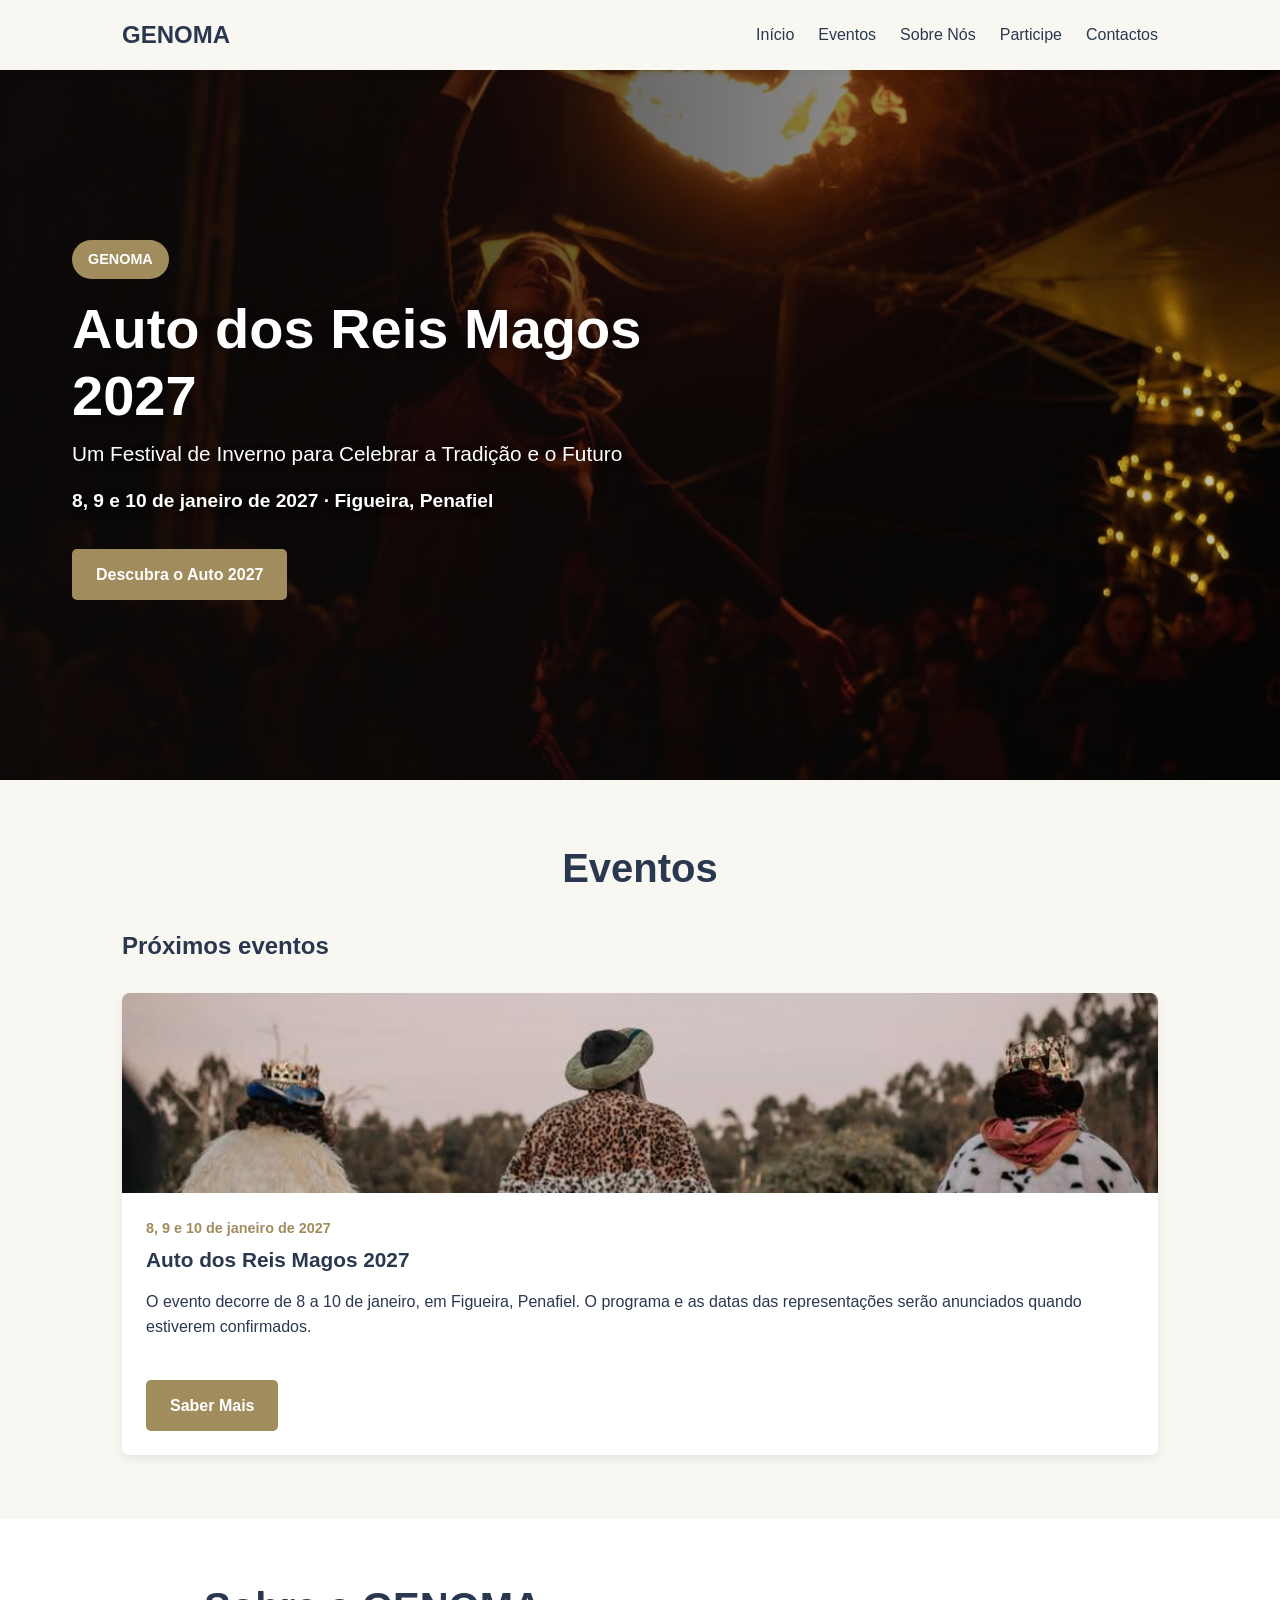
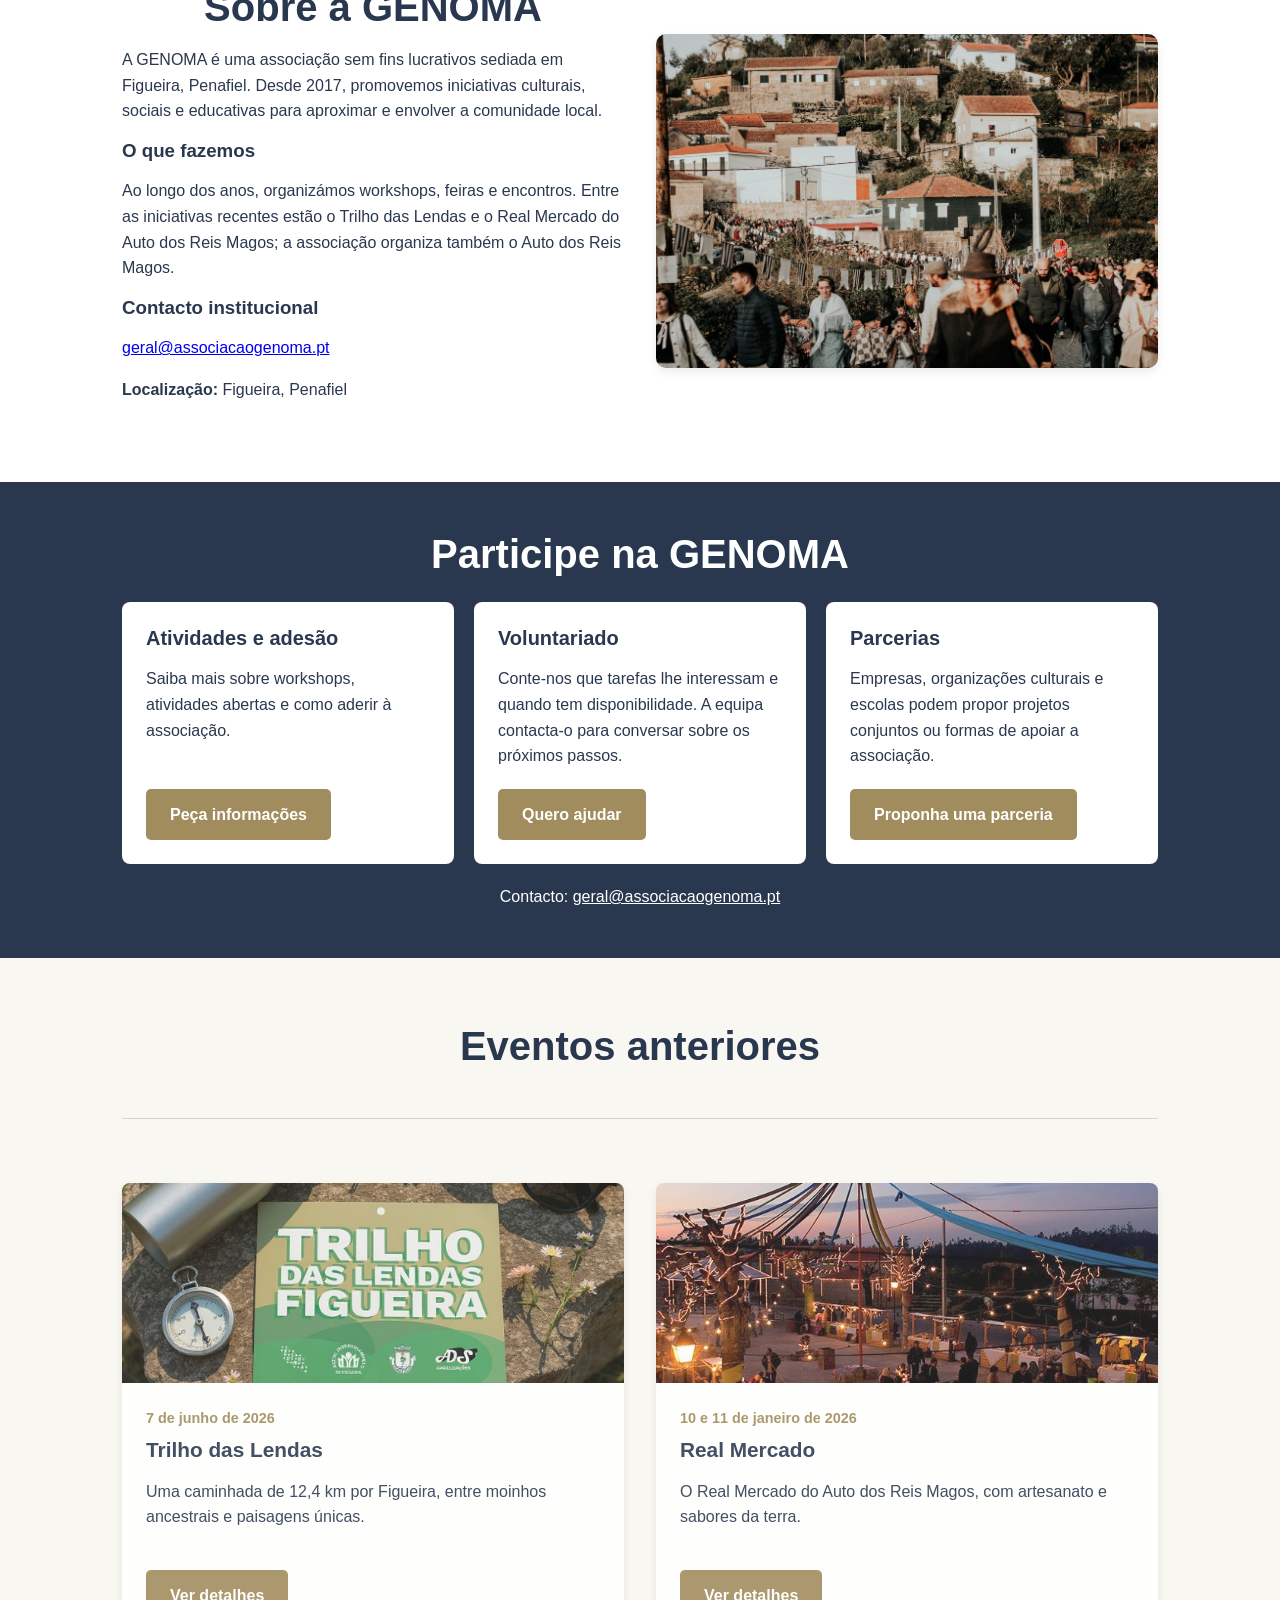
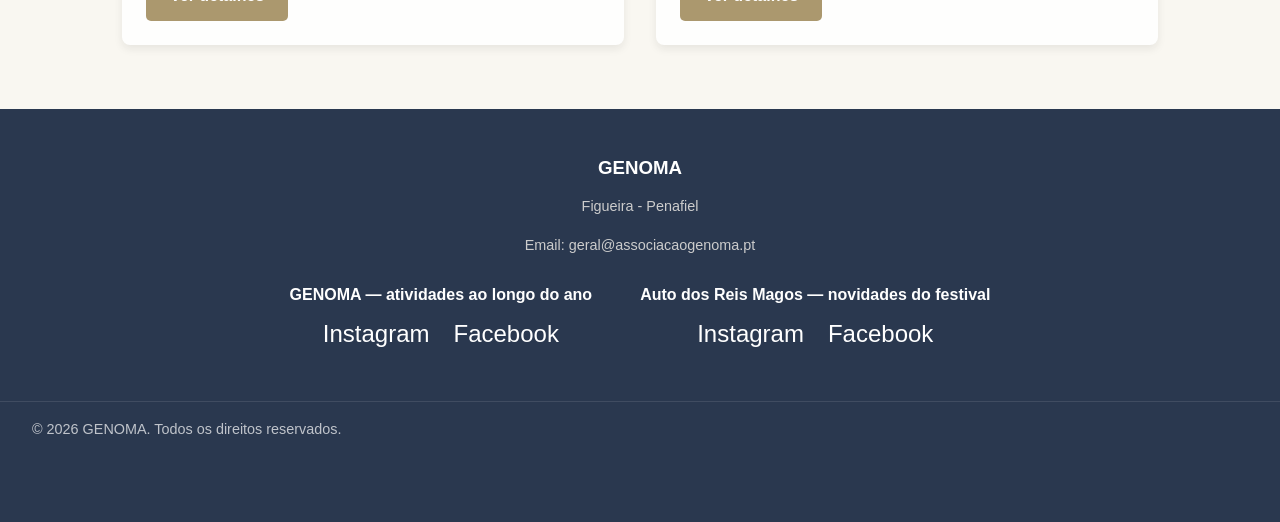
<file: index.html>
<!DOCTYPE html>
<html lang="pt-PT">
<head>
    <meta charset="UTF-8">
    <meta name="viewport" content="width=device-width, initial-scale=1.0">
    <title>GENOMA — Associação Cultural em Figueira, Penafiel</title>
    <meta name="description" content="Conheça a GENOMA, as suas atividades em Figueira e o Auto dos Reis Magos. Descubra os próximos eventos e como participar.">
    <link rel="canonical" href="https://www.associacaogenoma.pt/">
    <meta property="og:title" content="GENOMA — Associação Cultural em Figueira, Penafiel">
    <meta property="og:description" content="Conheça a GENOMA, as suas atividades em Figueira e o Auto dos Reis Magos. Descubra os próximos eventos e como participar.">
    <meta property="og:image" content="https://www.associacaogenoma.pt/img/figueira1.jpg">
    <meta property="og:image:alt" content="Vista da aldeia e da comunidade de Figueira, Penafiel">
    <meta property="og:url" content="https://www.associacaogenoma.pt/">
    <meta property="og:type" content="website">
    <meta name="twitter:card" content="summary_large_image">
    <meta name="twitter:title" content="GENOMA — Associação Cultural em Figueira, Penafiel">
    <meta name="twitter:description" content="Conheça a GENOMA, as suas atividades em Figueira e o Auto dos Reis Magos. Descubra os próximos eventos e como participar.">
    <meta name="twitter:image" content="https://www.associacaogenoma.pt/img/figueira1.jpg">
    <meta name="twitter:image:alt" content="Vista da aldeia e da comunidade de Figueira, Penafiel">
    <link rel="icon" href="/img/logo.jpg" type="image/png">
    
    <link rel="stylesheet" href="css/base.css">
    <link rel="stylesheet" href="css/home.css">
    <link rel="stylesheet" href="css/responsive.css">
    <link rel="stylesheet" href="css/navigation.css">

</head>
<body>

    <header>
        <nav class="navbar">
            <div class="container">
                <a href="/index.html" class="logo">GENOMA</a>
                <ul class="nav-links" id="primary-navigation">
                    <li><a href="#inicio">Início</a></li>
                    <li><a href="#eventos">Eventos</a></li>
                    <li><a href="#sobre">Sobre Nós</a></li>
                    <li><a href="#participar">Participe</a></li>
                    <li><a href="#contactos">Contactos</a></li>
                </ul>
                <button class="burger" type="button" aria-label="Abrir menu" aria-expanded="false" aria-controls="primary-navigation">
                    <span class="line1"></span>
                    <span class="line2"></span>
                    <span class="line3"></span>
                </button>
            </div>
        </nav>
    </header>

    <main>

        <section class="hero" id="inicio">
            <div class="container">
                <div class="hero-conteudo">
                    <span class="badge">GENOMA</span>
                    <h1>Auto dos Reis Magos 2027</h1>
                    <p>Um Festival de Inverno para Celebrar a Tradição e o Futuro</p>
                    <p class="sub-titulo-data">8, 9 e 10 de janeiro de 2027 · Figueira, Penafiel</p>
                    <a href="eventos/autoreis.html" class="btn">Descubra o Auto 2027</a>
                </div>
            </div>
        </section>

        <section id="eventos">
            <div class="container">
                <h2>Eventos</h2>
                <h3 class="section-label">Próximos eventos</h3>
                <div class="eventos-grid">
                    <article class="card-evento">
                        <img src="img/auto_reis1.jpg" alt="Auto dos Reis Magos de Figueira">
                        <div class="card-evento-conteudo">
                            <div class="card-evento-data">8, 9 e 10 de janeiro de 2027</div>
                            <h3>Auto dos Reis Magos 2027</h3>
                            <p>O evento decorre de 8 a 10 de janeiro, em Figueira, Penafiel. O programa e as datas das representações serão anunciados quando estiverem confirmados.</p>
                        </div>
                        <div class="card-evento-footer">
                            <a href="eventos/autoreis.html" class="btn">Saber Mais</a>
                        </div>
                    </article>

                </div>

            </div>
        </section>

        <section id="sobre">
            <div class="container">
                <div class="sobre-texto">
                    <h2>Sobre a GENOMA</h2>
                    <p>A GENOMA é uma associação sem fins lucrativos sediada em Figueira, Penafiel. Desde 2017, promovemos iniciativas culturais, sociais e educativas para aproximar e envolver a comunidade local.</p>
                    <h3>O que fazemos</h3>
                    <p>Ao longo dos anos, organizámos workshops, feiras e encontros. Entre as iniciativas recentes estão o Trilho das Lendas e o Real Mercado do Auto dos Reis Magos; a associação organiza também o Auto dos Reis Magos.</p>
                    <h3>Contacto institucional</h3>
                    <p><a href="mailto:geral@associacaogenoma.pt">geral@associacaogenoma.pt</a></p>
                    <p><strong>Localização:</strong> Figueira, Penafiel</p>
                </div>
                <div class="sobre-img">
                    <img src="img/figueira1.jpg" alt="figueira">
                </div>
            </div>
        </section>

        <section id="participar" class="participation-section">
            <div class="container">
                <h2>Participe na GENOMA</h2>
                <div class="participation-options">
                    <article class="participation-card">
                        <h3>Atividades e adesão</h3>
                        <p>Saiba mais sobre workshops, atividades abertas e como aderir à associação.</p>
                        <a class="btn" href="mailto:geral@associacaogenoma.pt?subject=Atividades%20e%20ades%C3%A3o%20GENOMA">Peça informações</a>
                    </article>
                    <article class="participation-card">
                        <h3>Voluntariado</h3>
                        <p>Conte-nos que tarefas lhe interessam e quando tem disponibilidade. A equipa contacta-o para conversar sobre os próximos passos.</p>
                        <a class="btn" href="mailto:geral@associacaogenoma.pt?subject=Voluntariado%20GENOMA">Quero ajudar</a>
                    </article>
                    <article class="participation-card">
                        <h3>Parcerias</h3>
                        <p>Empresas, organizações culturais e escolas podem propor projetos conjuntos ou formas de apoiar a associação.</p>
                        <a class="btn" href="mailto:geral@associacaogenoma.pt?subject=Parceria%20com%20a%20GENOMA">Proponha uma parceria</a>
                    </article>
                </div>
                <p class="participation-contact">Contacto: <a href="mailto:geral@associacaogenoma.pt">geral@associacaogenoma.pt</a></p>
            </div>
        </section>
        <section id="eventos-anteriores">
            <div class="container">
                <h2>Eventos anteriores</h2>
                <div class="past-events">
                    <div class="eventos-grid">
                        <article class="card-evento">
                            <img src="img/trilho_lendas1.png" alt="Trilho das Lendas">
                            <div class="card-evento-conteudo">
                                <div class="card-evento-data">7 de junho de 2026</div>
                                <h3>Trilho das Lendas</h3>
                                <p>Uma caminhada de 12,4 km por Figueira, entre moinhos ancestrais e paisagens únicas.</p>
                            </div>
                            <div class="card-evento-footer">
                                <a href="eventos/trilho.html" class="btn">Ver detalhes</a>
                            </div>
                        </article>

                        <article class="card-evento">
                            <img src="img/marcado1.jpg" alt="Real Mercado do Auto dos Reis Magos">
                            <div class="card-evento-conteudo">
                                <div class="card-evento-data">10 e 11 de janeiro de 2026</div>
                                <h3>Real Mercado</h3>
                                <p>O Real Mercado do Auto dos Reis Magos, com artesanato e sabores da terra.</p>
                            </div>
                            <div class="card-evento-footer">
                                <a href="eventos/mercadoreal.html" class="btn">Ver detalhes</a>
                            </div>
                        </article>
                    </div>
                </div>
            </div>
        </section>

    </main>
    <footer id="contactos">
        <div class="container">
            <h3>GENOMA</h3>
            <p>Figueira - Penafiel</p>
            <p>Email: geral@associacaogenoma.pt</p>
            
            <div class="social-groups">
                <div>
                    <h4>GENOMA — atividades ao longo do ano</h4>
                    <ul class="social-links">
                        <li><a href="https://www.instagram.com/associacao.genoma/" aria-label="Instagram da GENOMA" target="_blank" rel="noopener noreferrer">Instagram</a></li>
                        <li><a href="https://www.facebook.com/profile.php?id=61576109920726" aria-label="Facebook da GENOMA" target="_blank" rel="noopener noreferrer">Facebook</a></li>
                    </ul>
                </div>
                <div>
                    <h4>Auto dos Reis Magos — novidades do festival</h4>
                    <ul class="social-links">
                        <li><a href="https://www.instagram.com/autoreismagos/" aria-label="Instagram do Auto dos Reis Magos" target="_blank" rel="noopener noreferrer">Instagram</a></li>
                        <li><a href="https://www.facebook.com/autodosreismagos" aria-label="Facebook do Auto dos Reis Magos" target="_blank" rel="noopener noreferrer">Facebook</a></li>
                    </ul>
                </div>
            </div>

        </div>
        <div class="bottom-footer-details">
            <p>&copy; 2026 GENOMA. Todos os direitos reservados.</p>
        </div>
    </footer>


    <script src="js/navigation.js" defer></script>

</body>
</html>
</file>
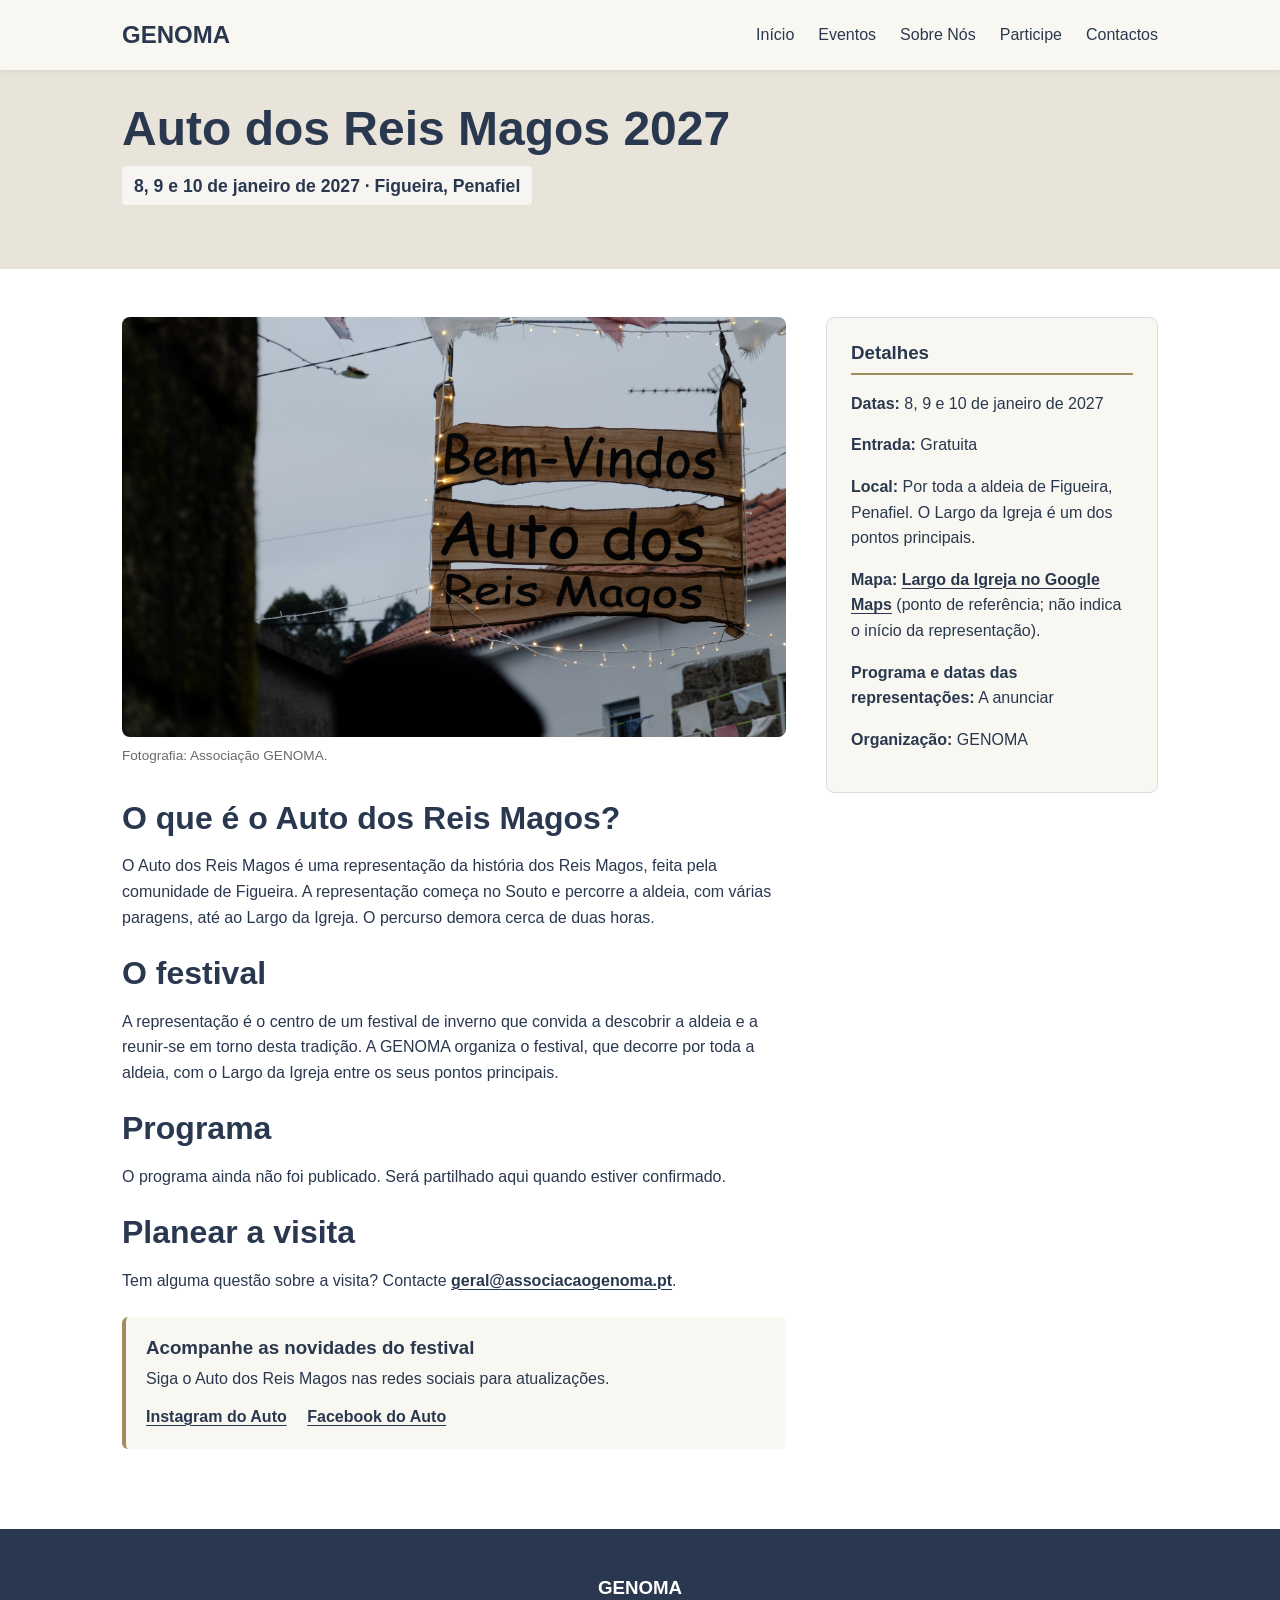
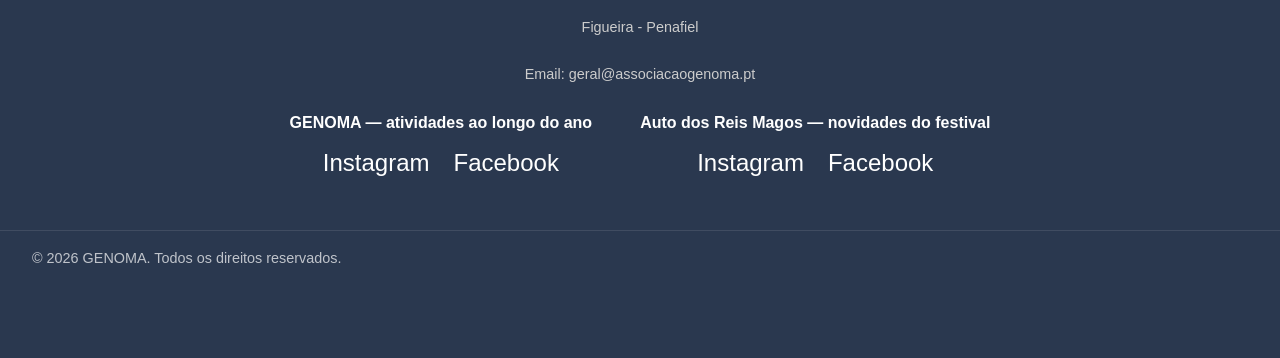
<file: eventos/autoreis.html>
<!DOCTYPE html>
<html lang="pt-PT">
<head>
    <meta charset="UTF-8">
    <meta name="viewport" content="width=device-width, initial-scale=1.0">
    
    <title>Auto dos Reis Magos 2027 — Figueira, Penafiel | GENOMA</title>
    <meta name="description" content="De 8 a 10 de janeiro de 2027, em Figueira, Penafiel. Entrada gratuita. Consulte as informações do evento e acompanhe os anúncios do programa.">
    <link rel="canonical" href="https://www.associacaogenoma.pt/eventos/autoreis.html">
    <meta property="og:title" content="Auto dos Reis Magos 2027 — Figueira, Penafiel | GENOMA">
    <meta property="og:description" content="De 8 a 10 de janeiro de 2027, em Figueira, Penafiel. Entrada gratuita. Consulte as informações do evento e acompanhe os anúncios do programa.">
    <meta property="og:image" content="https://www.associacaogenoma.pt/img/auto_reis1.jpg">
    <meta property="og:image:alt" content="Participantes vestidos como os Reis Magos durante o Auto de Figueira">
    <meta property="og:url" content="https://www.associacaogenoma.pt/eventos/autoreis.html">
    <meta property="og:type" content="website">
    <meta name="twitter:card" content="summary_large_image">
    <meta name="twitter:title" content="Auto dos Reis Magos 2027 — Figueira, Penafiel | GENOMA">
    <meta name="twitter:description" content="De 8 a 10 de janeiro de 2027, em Figueira, Penafiel. Entrada gratuita. Consulte as informações do evento e acompanhe os anúncios do programa.">
    <meta name="twitter:image" content="https://www.associacaogenoma.pt/img/auto_reis1.jpg">
    <meta name="twitter:image:alt" content="Participantes vestidos como os Reis Magos durante o Auto de Figueira">
    
    <style>
        /* --- Reset Básico e Fontes --- */
        :root {
            --cor-fundo-geral: #F9F7F1;
            --cor-primaria: #2A384F;
            --cor-secundaria: #A18C5D;
            --cor-texto: #2A384F;
            --cor-texto-secundario: #A18C5D;
            --cor-branco: #fff;
            --cor-cinza-claro: #f0f0f0;
        }

        * {
            margin: 0;
            padding: 0;
            box-sizing: border-box;
        }

        body {
            font-family: -apple-system, BlinkMacSystemFont, "Segoe UI", Roboto, Helvetica, Arial, sans-serif;
            line-height: 1.6;
            color: var(--cor-texto);
            background-color: var(--cor-fundo-geral);
        }

        /* --- Utilidades --- */
        .container {
            max-width: 1100px;
            margin: 0 auto;
            padding: 0 2rem;
        }

        section {
            padding: 4rem 0;
            scroll-margin-top: 80px;
        }

        footer[id] {
            scroll-margin-top: 80px;
        }

        h1, h2, h3 {
            margin-bottom: 1rem;
            line-height: 1.2;
            color: var(--cor-primaria);
        }
        
        h2 {
            font-size: 2.5rem;
            text-align: center;
        }
        
        h1 {
            font-size: 3rem;
        }

        p {
            margin-bottom: 1.5rem;
        }

        img {
            max-width: 100%;
            height: auto;
            display: block;
        }

        .btn {
            display: inline-block;
            background-color: var(--cor-secundaria);
            color: var(--cor-branco);
            padding: 0.8rem 1.5rem;
            text-decoration: none;
            border-radius: 5px;
            font-weight: bold;
            transition: background-color 0.3s ease;
        }

        .btn:hover {
            background-color: #8a784d;
        }

        /* --- 1. Cabeçalho e Navegação (IDÊNTICO) --- */
        .navbar {
            background-color: var(--cor-fundo-geral);
            color: var(--cor-primaria);
            padding: 1rem 0;
            position: fixed;
            width: 100%;
            top: 0;
            left: 0;
            z-index: 1000;
            box-shadow: 0 2px 5px rgba(0,0,0,0.05);
        }
        .navbar .container {
            display: flex;
            justify-content: space-between;
            align-items: center;
        }
        .navbar .logo {
            font-size: 1.5rem;
            font-weight: bold;
            text-decoration: none;
            color: var(--cor-primaria);
        }
        .navbar .nav-links {
            list-style: none;
            display: flex;
        }
        .navbar .nav-links li {
            margin-left: 1.5rem;
        }
        .navbar .nav-links a {
            text-decoration: none;
            color: var(--cor-primaria);
            font-weight: 500;
            transition: color 0.3s ease;
        }
        .navbar .nav-links a:hover {
            color: var(--cor-secundaria);
        }
        .burger {
            display: none;
            cursor: pointer;
            flex-direction: column;
            gap: 5px;
            border: 0;
            padding: 0.5rem;
            background: transparent;
        }
        .burger span {
            width: 25px;
            height: 3px;
            background-color: var(--cor-primaria);
            border-radius: 3px;
            transition: all 0.3s ease;
        }

        /* --- Rodapé (IDÊNTICO) --- */
        footer {
            background-color: var(--cor-texto);
            color: #ccc;
            padding: 3rem 0;
            text-align: center;
        }
        footer h3 { color: var(--cor-branco); }
        .event-main a, .info-box a {
            color: var(--cor-primaria);
            font-weight: 600;
            text-decoration-thickness: 1px;
            text-underline-offset: 0.18em;
        }
        .event-main a:hover, .info-box a:hover {
            color: #715f36;
        }
        .social-groups {
            display: flex;
            justify-content: center;
            gap: 3rem;
            flex-wrap: wrap;
            margin: 1.5rem 0;
        }
        .social-groups h4 { color: var(--cor-branco); margin-bottom: 0.5rem; }
        .social-links {
            list-style: none;
            display: flex;
            justify-content: center;
            gap: 1.5rem;
            margin-bottom: 1rem;
        }

        .auto-social {
            margin: 1.5rem 0 2rem;
            padding: 1.25rem;
            background: var(--cor-fundo-geral);
            border-left: 4px solid var(--cor-secundaria);
            border-radius: 6px;
        }
        .auto-social h3 { margin-bottom: 0.4rem; }
        .auto-social p { margin-bottom: 0.75rem; }
        .auto-social a { margin-right: 1rem; font-weight: 600; }
        .social-links a {
            color: var(--cor-branco);
            font-size: 1.5rem;
            text-decoration: none;
            transition: color 0.3s ease;
        }
        .social-links a:hover {
            color: var(--cor-secundaria);
        }
        footer p {
            font-size: 0.9rem;
        }
        .bottom-footer-details {
            display: flex;
            justify-content: space-between;
            padding: 1rem 2rem;
            margin-top: 2rem;
            border-top: 1px solid rgba(255,255,255,0.1);
            font-size: 0.8rem;
            color: rgba(255,255,255,0.7);
        }
        .bottom-footer-details span {
            display: inline-block;
            border: 1px solid rgba(255,255,255,0.3);
            border-radius: 5px;
            padding: 0.3rem 0.8rem;
            margin: 0 0.5rem;
        }
        
        /* * ==============================
         * NOVOS ESTILOS - PÁGINA DE EVENTO
         * ==============================
        */

        /* --- Banner do Título do Evento --- */
        .event-header {
            padding-top: 100px; /* Espaço para a navbar fixa */
            padding-bottom: 4rem;
            text-align: left;
            background-color: #e8e4d9; /* Um tom ligeiramente mais escuro do bege */
        }
        
        .event-header h1 {
            color: var(--cor-primaria);
        }
        
        .event-header .data-badge {
            display: inline-block;
            margin-top: -0.5rem;
            padding: 0.35rem 0.75rem;
            border-radius: 4px;
            background: rgba(255, 255, 255, 0.65);
            color: var(--cor-primaria);
            font-size: 1.1rem;
            font-weight: 700;
        }

        /* --- Conteúdo Principal (2 colunas) --- */
        .event-body-content {
            padding: 3rem 0;
            background-color: var(--cor-branco); /* Fundo branco para o conteúdo */
        }
        
        .event-layout {
            display: flex;
            gap: 2.5rem;
        }

        /* Coluna da Esquerda (Principal) */
        .event-main {
            flex: 2; /* Ocupa 2/3 da largura */
            order: 1;
        }

        .event-main .event-banner-image {
            width: 100%;
            height: 420px;
            object-fit: cover;
            object-position: center 55%;
            border-radius: 8px;
            margin-bottom: 0.5rem;
        }

        .photo-credit {
            margin: 0 0 2rem;
            color: #6b6b6b;
            font-size: 0.85rem;
        }

        .event-photo-secondary {
            margin: 2rem 0 0.5rem;
            width: 100%;
            max-height: 420px;
            object-fit: cover;
            border-radius: 8px;
        }
        
        .event-main h2 {
            text-align: left;
            font-size: 2rem;
        }

        /* Coluna da Direita (Sidebar) */
        .event-sidebar {
            flex: 1; /* Ocupa 1/3 da largura */
            order: 2;
            position: sticky; /* Fica fixa ao fazer scroll */
            top: 100px; /* 60px da navbar + 40px de espaço */
            align-self: flex-start; /* Alinha ao topo */
        }

        .info-box {
            background-color: var(--cor-fundo-geral); /* Fundo bege */
            padding: 1.5rem;
            border-radius: 8px;
            margin-bottom: 1.5rem;
            border: 1px solid #ddd;
        }
        
        .info-box h3 {
            color: var(--cor-primaria);
            border-bottom: 2px solid var(--cor-secundaria);
            padding-bottom: 0.5rem;
            margin-bottom: 1rem;
        }
        
        .info-box ul {
            list-style: none;
            padding-left: 0;
        }
        
        .info-box li {
            margin-bottom: 1rem;
            font-size: 1rem;
            /* Para usar com ícones (ex: FontAwesome) */
            /* display: flex; align-items: center; gap: 10px; */
        }

        .info-box .btn-full {
            width: 100%;
            text-align: center;
            margin-top: 1rem;
        }

        .visit-info {
            margin-top: 2rem;
            padding: 1.25rem 1.5rem;
            background-color: var(--cor-fundo-geral);
            border: 1px solid #e5e0d5;
            border-radius: 8px;
        }

        .visit-info h2 {
            text-align: left;
            font-size: 1.4rem;
            margin: 0;
        }

        .visit-info p {
            margin: 0.35rem 0 0;
            color: var(--cor-texto-secundario);
        }
        
        /* Placeholder do Mapa */
        .map-placeholder {
            height: 250px;
            background-color: #eee;
            border-radius: 8px;
            display: flex;
            align-items: center;
            justify-content: center;
            color: #777;
            font-style: italic;
        }


        /* --- RESPONSIVIDADE (IDÊNTICA + NOVIDADES) --- */

        @media (max-width: 768px) {
            h1 {
                font-size: 2.5rem;
            }
            h2 {
                font-size: 2rem;
            }

            /* --- Navbar Mobile (IDÊNTICO) --- */
            .navbar .container { padding: 0 1.5rem; }
            .nav-links {
                position: absolute;
                top: 60px;
                left: 0;
                background-color: var(--cor-fundo-geral);
                width: 100%;
                flex-direction: column;
                align-items: center;
                padding: 1rem 0;
                box-shadow: 0 2px 5px rgba(0,0,0,0.1);
                transform: translateY(-120%);
                visibility: hidden;
                transition: transform 0.3s ease-out, visibility 0.3s;
            }
            .nav-links.active {
                transform: translateY(0);
                visibility: visible;
            }
            .nav-links li { margin: 0.5rem 0; }
            .burger { display: flex; }
            .burger.toggle .line1 { transform: rotate(-45deg) translate(-5px, 6px); }
            .burger.toggle .line2 { opacity: 0; }
            .burger.toggle .line3 { transform: rotate(45deg) translate(-5px, -6px); }

            /* --- Rodapé Mobile (IDÊNTICO) --- */
            .bottom-footer-details {
                flex-direction: column;
                align-items: center;
                gap: 1rem;
            }
            
            /* --- NOVIDADE: Layout do Evento Mobile --- */
            .event-layout {
                flex-direction: column; /* Colunas passam a linhas */
            }
            
            .event-sidebar {
                position: static; /* Sidebar deixa de ser fixa */
                top: auto;
                width: 100%;
                order: -1;
            }

            .event-main {
                order: 0;
            }

            .event-header {
                padding-top: 80px;
                text-align: center;
            }

            .event-main .event-banner-image {
                height: 340px;
                object-position: center 55%;
            }
        }

    </style>
    <link rel="stylesheet" href="/css/navigation.css">
</head>
<body>

    <header>
        <nav class="navbar">
            <div class="container">
                <a href="/index.html" class="logo">GENOMA</a>
                <ul class="nav-links" id="primary-navigation">
                    <li><a href="/index.html#inicio">Início</a></li>
                    <li><a href="/index.html#eventos">Eventos</a></li>
                    <li><a href="/index.html#sobre">Sobre Nós</a></li>
                    <li><a href="/index.html#participar">Participe</a></li>
                    <li><a href="/index.html#contactos">Contactos</a></li>
                </ul>
                <button class="burger" type="button" aria-label="Abrir menu" aria-expanded="false" aria-controls="primary-navigation">
                    <span class="line1"></span>
                    <span class="line2"></span>
                    <span class="line3"></span>
                </button>
            </div>
        </nav>
    </header>

    <main>

        <section class="event-header">
            <div class="container">
                <h1>Auto dos Reis Magos 2027</h1>
                <span class="data-badge">8, 9 e 10 de janeiro de 2027 · Figueira, Penafiel</span>
            </div>
        </section>

        <section class="event-body-content">
            <div class="container event-layout">

                <div class="event-main">
                    <img src="/img/CA.AUTO_RMAGOS111.jpg" alt="Auto dos Reis Magos celebrado em Figueira" class="event-banner-image">
                    <p class="photo-credit">Fotografia: Associação GENOMA.</p>

                    <h2>O que é o Auto dos Reis Magos?</h2>
                    <p>O Auto dos Reis Magos é uma representação da história dos Reis Magos, feita pela comunidade de Figueira. A representação começa no Souto e percorre a aldeia, com várias paragens, até ao Largo da Igreja. O percurso demora cerca de duas horas.</p>

                    <h2>O festival</h2>
                    <p>A representação é o centro de um festival de inverno que convida a descobrir a aldeia e a reunir-se em torno desta tradição. A GENOMA organiza o festival, que decorre por toda a aldeia, com o Largo da Igreja entre os seus pontos principais.</p>

                    <h2>Programa</h2>
                    <p>O programa ainda não foi publicado. Será partilhado aqui quando estiver confirmado.</p>

                    <h2>Planear a visita</h2>
                    <p>Tem alguma questão sobre a visita? Contacte <a href="mailto:geral@associacaogenoma.pt">geral@associacaogenoma.pt</a>.</p>

                    <div class="auto-social" aria-label="Redes sociais do Auto dos Reis Magos">
                        <h3>Acompanhe as novidades do festival</h3>
                        <p>Siga o Auto dos Reis Magos nas redes sociais para atualizações.</p>
                        <a href="https://www.instagram.com/autoreismagos/" target="_blank" rel="noopener noreferrer">Instagram do Auto</a>
                        <a href="https://www.facebook.com/autodosreismagos" target="_blank" rel="noopener noreferrer">Facebook do Auto</a>
                    </div>

                </div>

                <aside class="event-sidebar">
                    
                    <div class="info-box">
                        <h3>Detalhes</h3>
                        <ul>
                            <li><strong>Datas:</strong> 8, 9 e 10 de janeiro de 2027</li>
                            <li><strong>Entrada:</strong> Gratuita</li>
                            <li><strong>Local:</strong> Por toda a aldeia de Figueira, Penafiel. O Largo da Igreja é um dos pontos principais.</li>
                            <li><strong>Mapa:</strong> <a href="https://maps.app.goo.gl/rPTRkaawqWvwsjEE6" target="_blank" rel="noopener noreferrer">Largo da Igreja no Google Maps</a> (ponto de referência; não indica o início da representação).</li>
                            <li><strong>Programa e datas das representações:</strong> A anunciar</li>
                            <li><strong>Organização:</strong> GENOMA</li>
                        </ul>
                    </div>

                </aside>

            </div>
        </section>

    </main>

<footer id="contactos">
        <div class="container">
            <h3>GENOMA</h3>
            <p>Figueira - Penafiel</p>
            <p>Email: geral@associacaogenoma.pt</p>
            
            <div class="social-groups">
                <div>
                    <h4>GENOMA — atividades ao longo do ano</h4>
                    <ul class="social-links">
                        <li><a href="https://www.instagram.com/associacao.genoma/" aria-label="Instagram da GENOMA" target="_blank" rel="noopener noreferrer">Instagram</a></li>
                        <li><a href="https://www.facebook.com/profile.php?id=61576109920726" aria-label="Facebook da GENOMA" target="_blank" rel="noopener noreferrer">Facebook</a></li>
                    </ul>
                </div>
                <div>
                    <h4>Auto dos Reis Magos — novidades do festival</h4>
                    <ul class="social-links">
                        <li><a href="https://www.instagram.com/autoreismagos/" aria-label="Instagram do Auto dos Reis Magos" target="_blank" rel="noopener noreferrer">Instagram</a></li>
                        <li><a href="https://www.facebook.com/autodosreismagos" aria-label="Facebook do Auto dos Reis Magos" target="_blank" rel="noopener noreferrer">Facebook</a></li>
                    </ul>
                </div>
            </div>

        </div>
        <div class="bottom-footer-details">
            <p>&copy; 2026 GENOMA. Todos os direitos reservados.</p>
        </div>
    </footer>


    <script src="/js/navigation.js" defer></script>

</body>
</html>
</file>
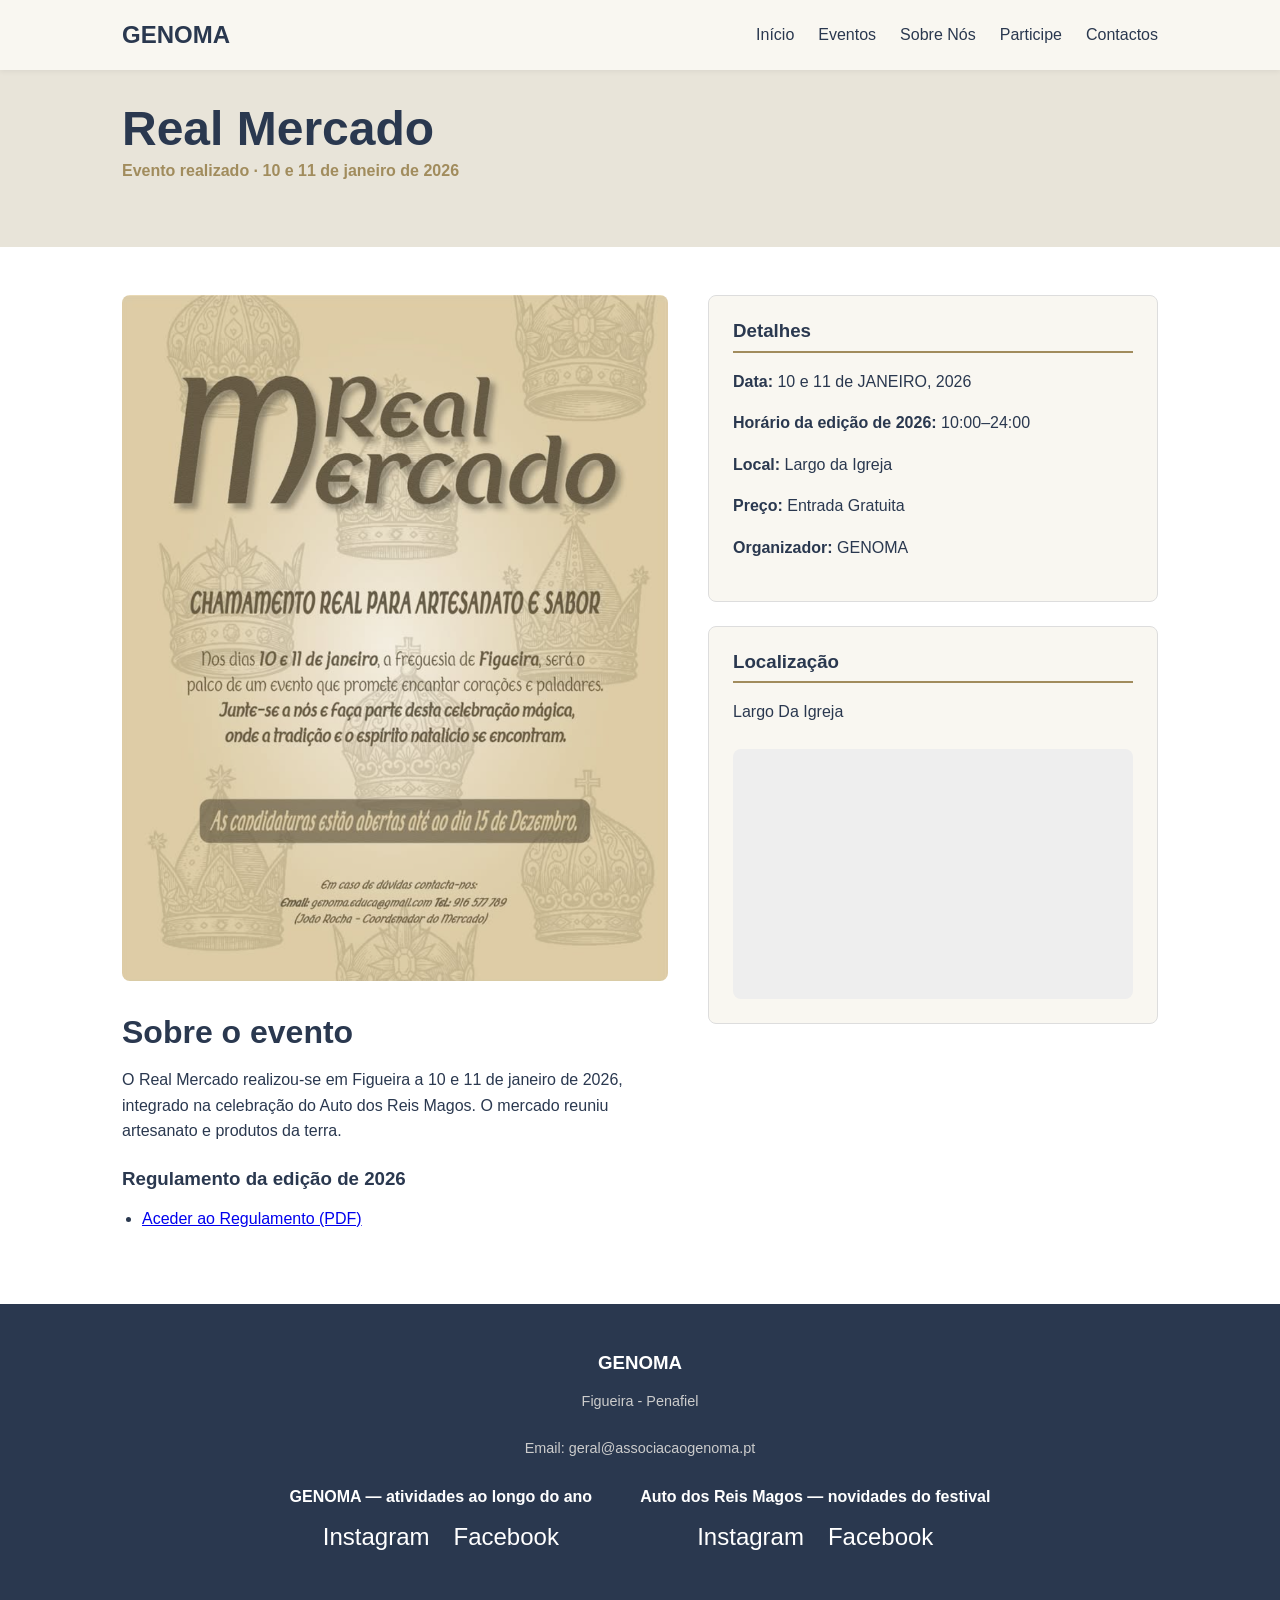
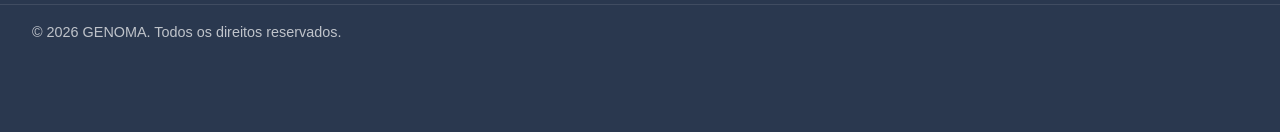
<file: eventos/mercadoreal.html>
<!DOCTYPE html>
<html lang="pt-PT">
<head>
    <meta charset="UTF-8">
    <meta name="viewport" content="width=device-width, initial-scale=1.0">
    
    <title>Real Mercado 2026 | GENOMA</title>
    <meta name="description" content="Recorde o Real Mercado, realizado em Figueira a 10 e 11 de janeiro de 2026, integrado na celebração do Auto dos Reis Magos.">
    <link rel="canonical" href="https://www.associacaogenoma.pt/eventos/mercadoreal.html">
    <meta property="og:title" content="Real Mercado 2026 | GENOMA">
    <meta property="og:description" content="Recorde o Real Mercado, realizado em Figueira a 10 e 11 de janeiro de 2026, integrado na celebração do Auto dos Reis Magos.">
    <meta property="og:image" content="https://www.associacaogenoma.pt/img/marcado1.jpg">
    <meta property="og:image:alt" content="Bancas e visitantes no Real Mercado de Figueira ao anoitecer">
    <meta property="og:url" content="https://www.associacaogenoma.pt/eventos/mercadoreal.html">
    <meta property="og:type" content="website">
    <meta name="twitter:card" content="summary_large_image">
    <meta name="twitter:title" content="Real Mercado 2026 | GENOMA">
    <meta name="twitter:description" content="Recorde o Real Mercado, realizado em Figueira a 10 e 11 de janeiro de 2026, integrado na celebração do Auto dos Reis Magos.">
    <meta name="twitter:image" content="https://www.associacaogenoma.pt/img/marcado1.jpg">
    <meta name="twitter:image:alt" content="Bancas e visitantes no Real Mercado de Figueira ao anoitecer">
    
    <style>
        /* --- Reset Básico e Fontes --- */
        :root {
            --cor-fundo-geral: #F9F7F1;
            --cor-primaria: #2A384F;
            --cor-secundaria: #A18C5D;
            --cor-texto: #2A384F;
            --cor-texto-secundario: #A18C5D;
            --cor-branco: #fff;
            --cor-cinza-claro: #f0f0f0;
        }

        * {
            margin: 0;
            padding: 0;
            box-sizing: border-box;
        }

        body {
            font-family: -apple-system, BlinkMacSystemFont, "Segoe UI", Roboto, Helvetica, Arial, sans-serif;
            line-height: 1.6;
            color: var(--cor-texto);
            background-color: var(--cor-fundo-geral);
        }

        /* --- Utilidades --- */
        .container {
            max-width: 1100px;
            margin: 0 auto;
            padding: 0 2rem;
        }

        section {
            padding: 4rem 0;
        }

        h1, h2, h3 {
            margin-bottom: 1rem;
            line-height: 1.2;
            color: var(--cor-primaria);
        }
        
        h2 {
            font-size: 2.5rem;
            text-align: center;
        }
        
        h1 {
            font-size: 3rem;
        }

        p {
            margin-bottom: 1.5rem;
        }

        img {
            max-width: 100%;
            height: auto;
            display: block;
        }

        .btn {
            display: inline-block;
            background-color: var(--cor-secundaria);
            color: var(--cor-branco);
            padding: 0.8rem 1.5rem;
            text-decoration: none;
            border-radius: 5px;
            font-weight: bold;
            transition: background-color 0.3s ease;
        }

        .btn:hover {
            background-color: #8a784d;
        }

        /* --- 1. Cabeçalho e Navegação (IDÊNTICO) --- */
        .navbar {
            background-color: var(--cor-fundo-geral);
            color: var(--cor-primaria);
            padding: 1rem 0;
            position: fixed;
            width: 100%;
            top: 0;
            left: 0;
            z-index: 1000;
            box-shadow: 0 2px 5px rgba(0,0,0,0.05);
        }
        .navbar .container {
            display: flex;
            justify-content: space-between;
            align-items: center;
        }
        .navbar .logo {
            font-size: 1.5rem;
            font-weight: bold;
            text-decoration: none;
            color: var(--cor-primaria);
        }
        .navbar .nav-links {
            list-style: none;
            display: flex;
        }
        .navbar .nav-links li {
            margin-left: 1.5rem;
        }
        .navbar .nav-links a {
            text-decoration: none;
            color: var(--cor-primaria);
            font-weight: 500;
            transition: color 0.3s ease;
        }
        .navbar .nav-links a:hover {
            color: var(--cor-secundaria);
        }
        .burger {
            display: none;
            cursor: pointer;
            flex-direction: column;
            gap: 5px;
            border: 0;
            padding: 0.5rem;
            background: transparent;
        }
        .burger span {
            width: 25px;
            height: 3px;
            background-color: var(--cor-primaria);
            border-radius: 3px;
            transition: all 0.3s ease;
        }

        /* --- Rodapé (IDÊNTICO) --- */
        footer {
            background-color: var(--cor-texto);
            color: #ccc;
            padding: 3rem 0;
            text-align: center;
        }
        footer h3, .social-groups h4 { color: var(--cor-branco); }
        .social-groups {
            display: flex;
            justify-content: center;
            gap: 3rem;
            flex-wrap: wrap;
            margin: 1.5rem 0;
        }
        .social-groups h4 { margin-bottom: 0.5rem; }
        .social-links {
            list-style: none;
            display: flex;
            justify-content: center;
            gap: 1.5rem;
            margin-bottom: 1rem;
        }
        .social-links a {
            color: var(--cor-branco);
            font-size: 1.5rem;
            text-decoration: none;
            transition: color 0.3s ease;
        }
        .social-links a:hover {
            color: var(--cor-secundaria);
        }
        footer p {
            font-size: 0.9rem;
        }
        .bottom-footer-details {
            display: flex;
            justify-content: space-between;
            padding: 1rem 2rem;
            margin-top: 2rem;
            border-top: 1px solid rgba(255,255,255,0.1);
            font-size: 0.8rem;
            color: rgba(255,255,255,0.7);
        }
        .bottom-footer-details span {
            display: inline-block;
            border: 1px solid rgba(255,255,255,0.3);
            border-radius: 5px;
            padding: 0.3rem 0.8rem;
            margin: 0 0.5rem;
        }
        
        /* * ==============================
         * NOVOS ESTILOS - PÁGINA DE EVENTO
         * ==============================
        */

        /* --- Banner do Título do Evento --- */
        .event-header {
            padding-top: 100px; /* Espaço para a navbar fixa */
            padding-bottom: 4rem;
            text-align: left;
            background-color: #e8e4d9; /* Um tom ligeiramente mais escuro do bege */
        }
        
        .event-header h1 {
            color: var(--cor-primaria);
        }
        
        .event-header .data-badge {
            font-size: 1rem;
            font-weight: bold;
            color: var(--cor-texto-secundario);
            margin-top: -1rem;
            display: block;
        }

        /* --- Conteúdo Principal (2 colunas) --- */
        .event-body-content {
            padding: 3rem 0;
            background-color: var(--cor-branco); /* Fundo branco para o conteúdo */
        }
        
        .event-layout {
            display: flex;
            gap: 2.5rem;
        }

        /* Coluna da Esquerda (Principal) */
        .event-main {
            flex: 2; /* Ocupa 2/3 da largura */
        }

        .event-main .event-banner-image {
            width: 100%;
            height: auto;
            border-radius: 8px;
            margin-bottom: 2rem;
        }
        
        .event-main h2 {
            text-align: left;
            font-size: 2rem;
        }

        /* Coluna da Direita (Sidebar) */
        .event-sidebar {
            flex: 1; /* Ocupa 1/3 da largura */
            position: sticky; /* Fica fixa ao fazer scroll */
            top: 100px; /* 60px da navbar + 40px de espaço */
            align-self: flex-start; /* Alinha ao topo */
        }

        .info-box {
            background-color: var(--cor-fundo-geral); /* Fundo bege */
            padding: 1.5rem;
            border-radius: 8px;
            margin-bottom: 1.5rem;
            border: 1px solid #ddd;
        }
        
        .info-box h3 {
            color: var(--cor-primaria);
            border-bottom: 2px solid var(--cor-secundaria);
            padding-bottom: 0.5rem;
            margin-bottom: 1rem;
        }
        
        .info-box ul {
            list-style: none;
            padding-left: 0;
        }
        
        .info-box li {
            margin-bottom: 1rem;
            font-size: 1rem;
            /* Para usar com ícones (ex: FontAwesome) */
            /* display: flex; align-items: center; gap: 10px; */
        }

        .info-box .btn-full {
            width: 100%;
            text-align: center;
            margin-top: 1rem;
        }
        
        /* Placeholder do Mapa */
        .map-placeholder {
            height: 250px;
            background-color: #eee;
            border-radius: 8px;
            display: flex;
            align-items: center;
            justify-content: center;
            color: #777;
            font-style: italic;
        }


        /* --- RESPONSIVIDADE (IDÊNTICA + NOVIDADES) --- */

        @media (max-width: 768px) {
            h1 {
                font-size: 2.5rem;
            }
            h2 {
                font-size: 2rem;
            }

            /* --- Navbar Mobile (IDÊNTICO) --- */
            .navbar .container { padding: 0 1.5rem; }
            .nav-links {
                position: absolute;
                top: 60px;
                left: 0;
                background-color: var(--cor-fundo-geral);
                width: 100%;
                flex-direction: column;
                align-items: center;
                padding: 1rem 0;
                box-shadow: 0 2px 5px rgba(0,0,0,0.1);
                transform: translateY(-120%);
                visibility: hidden;
                transition: transform 0.3s ease-out, visibility 0.3s;
            }
            .nav-links.active {
                transform: translateY(0);
                visibility: visible;
            }
            .nav-links li { margin: 0.5rem 0; }
            .burger { display: flex; }
            .burger.toggle .line1 { transform: rotate(-45deg) translate(-5px, 6px); }
            .burger.toggle .line2 { opacity: 0; }
            .burger.toggle .line3 { transform: rotate(45deg) translate(-5px, -6px); }

            /* --- Rodapé Mobile (IDÊNTICO) --- */
            .bottom-footer-details {
                flex-direction: column;
                align-items: center;
                gap: 1rem;
            }
            
            /* --- NOVIDADE: Layout do Evento Mobile --- */
            .event-layout {
                flex-direction: column; /* Colunas passam a linhas */
            }
            
            .event-sidebar {
                position: static; /* Sidebar deixa de ser fixa */
                top: auto;
                width: 100%;
            }

            .event-header {
                padding-top: 80px;
                text-align: center;
            }
        }

    </style>
    <link rel="stylesheet" href="/css/navigation.css">
</head>
<body>

    <header>
        <nav class="navbar">
            <div class="container">
                <a href="/index.html" class="logo">GENOMA</a>
                <ul class="nav-links" id="primary-navigation">
                    <li><a href="/index.html#inicio">Início</a></li>
                    <li><a href="/index.html#eventos">Eventos</a></li>
                    <li><a href="/index.html#sobre">Sobre Nós</a></li>
                    <li><a href="/index.html#participar">Participe</a></li>
                    <li><a href="/index.html#contactos">Contactos</a></li>
                </ul>
                <button class="burger" type="button" aria-label="Abrir menu" aria-expanded="false" aria-controls="primary-navigation">
                    <span class="line1"></span>
                    <span class="line2"></span>
                    <span class="line3"></span>
                </button>
            </div>
        </nav>
    </header>

    <main>

        <section class="event-header">
            <div class="container">
                <h1>Real Mercado</h1>
                <span class="data-badge">Evento realizado · 10 e 11 de janeiro de 2026</span>
            </div>
        </section>

        <section class="event-body-content">
            <div class="container event-layout">

                <div class="event-main">
                    <img src="/img/mercado2.png" alt="Real Mercado do Auto dos Reis Magos" class="event-banner-image">
                    
                    <h2>Sobre o evento</h2>
                    <p>O Real Mercado realizou-se em Figueira a 10 e 11 de janeiro de 2026, integrado na celebração do Auto dos Reis Magos. O mercado reuniu artesanato e produtos da terra.</p>

                    <h3>Regulamento da edição de 2026</h3>
                    <ul style="margin-left: 20px; margin-bottom: 1.5rem;">
                        
                        <li style="margin-bottom: 10px;">
                            <a href="https://drive.google.com/file/d/1XDJ4vtRdnJAj8vOBXJHnX3rkeHOu5VkF/view" target="_blank" rel="noopener noreferrer">
                                Aceder ao Regulamento (PDF)
                            </a>
                        </li>
                        
                    </ul>

                    
                    </div>

                <aside class="event-sidebar">
                    
                    <div class="info-box">
                        <h3>Detalhes</h3>
                        <ul>
                            <li><strong>Data:</strong> 10 e 11 de JANEIRO, 2026</li>
                            <li><strong>Horário da edição de 2026:</strong> 10:00–24:00</li>
                            <li><strong>Local:</strong> Largo da Igreja</li>
                            <li><strong>Preço:</strong> Entrada Gratuita</li>
                            <li><strong>Organizador:</strong> GENOMA</li>
                        </ul>
                    </div>
                    
                    <div class="info-box">
                        <h3>Localização</h3>
                        <p>Largo Da Igreja</p>
                        <div class="map-placeholder">
                            <iframe src="https://www.google.com/maps/embed?pb=!1m18!1m12!1m3!1d265.6966272729163!2d-8.34650368403839!3d41.112381160461126!2m3!1f0!2f0!3f0!3m2!1i1024!2i768!4f13.1!3m3!1m2!1s0xd2485268eada4d3%3A0x30ace36a4a92fba1!2sCoreto!5e0!3m2!1spt-PT!2spt!4v1763229506356!5m2!1spt-PT!2spt" width="400" height="250" style="border:0;" allowfullscreen="" loading="lazy" referrerpolicy="no-referrer-when-downgrade"></iframe>
                        </div>
                    </div>

                </aside>

            </div>
        </section>

    </main>

<footer id="contactos">
        <div class="container">
            <h3>GENOMA</h3>
            <p>Figueira - Penafiel</p>
            <p>Email: geral@associacaogenoma.pt</p>
            
            <div class="social-groups">
                <div>
                    <h4>GENOMA — atividades ao longo do ano</h4>
                    <ul class="social-links">
                        <li><a href="https://www.instagram.com/associacao.genoma/" aria-label="Instagram da GENOMA" target="_blank" rel="noopener noreferrer">Instagram</a></li>
                        <li><a href="https://www.facebook.com/profile.php?id=61576109920726" aria-label="Facebook da GENOMA" target="_blank" rel="noopener noreferrer">Facebook</a></li>
                    </ul>
                </div>
                <div>
                    <h4>Auto dos Reis Magos — novidades do festival</h4>
                    <ul class="social-links">
                        <li><a href="https://www.instagram.com/autoreismagos/" aria-label="Instagram do Auto dos Reis Magos" target="_blank" rel="noopener noreferrer">Instagram</a></li>
                        <li><a href="https://www.facebook.com/autodosreismagos" aria-label="Facebook do Auto dos Reis Magos" target="_blank" rel="noopener noreferrer">Facebook</a></li>
                    </ul>
                </div>
            </div>

        </div>
        <div class="bottom-footer-details">
            <p>© 2026 GENOMA. Todos os direitos reservados.</p>
        </div>
    </footer>


    <script src="/js/navigation.js" defer></script>

</body>
</html>
</file>
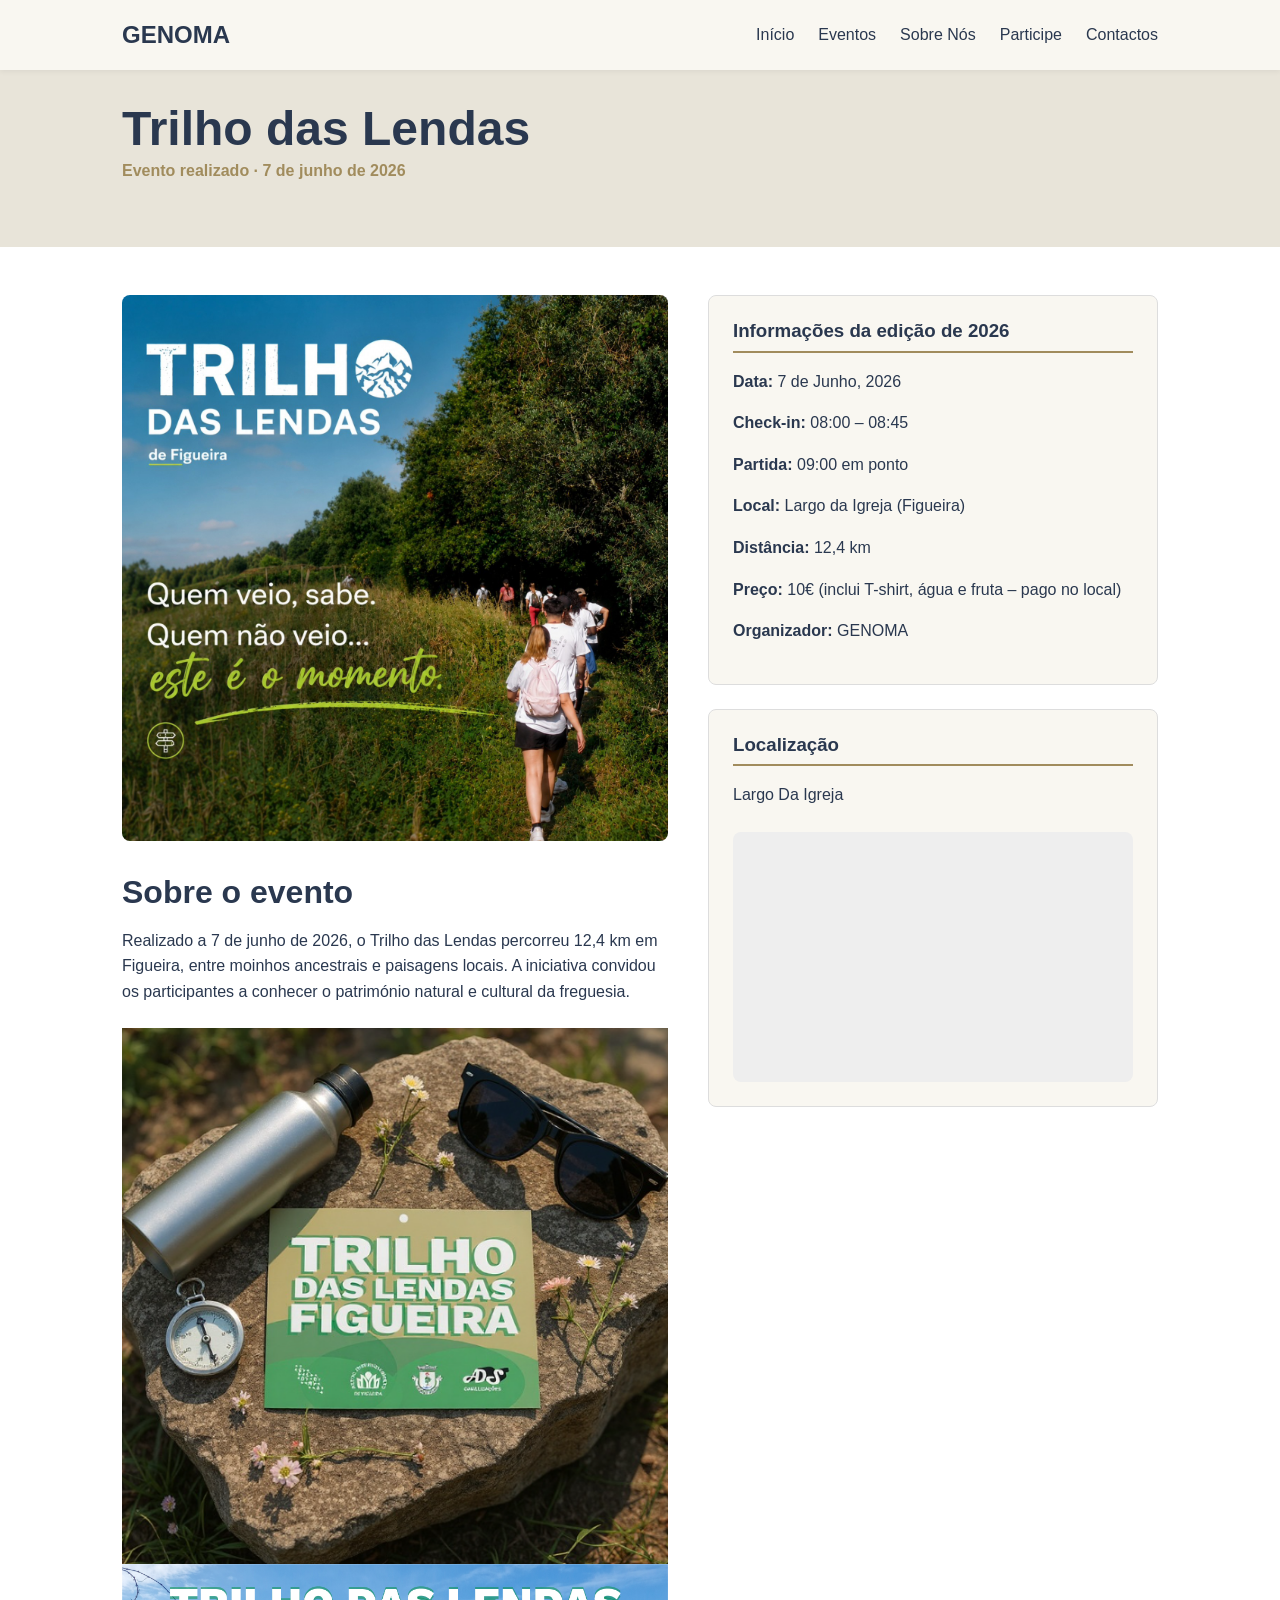
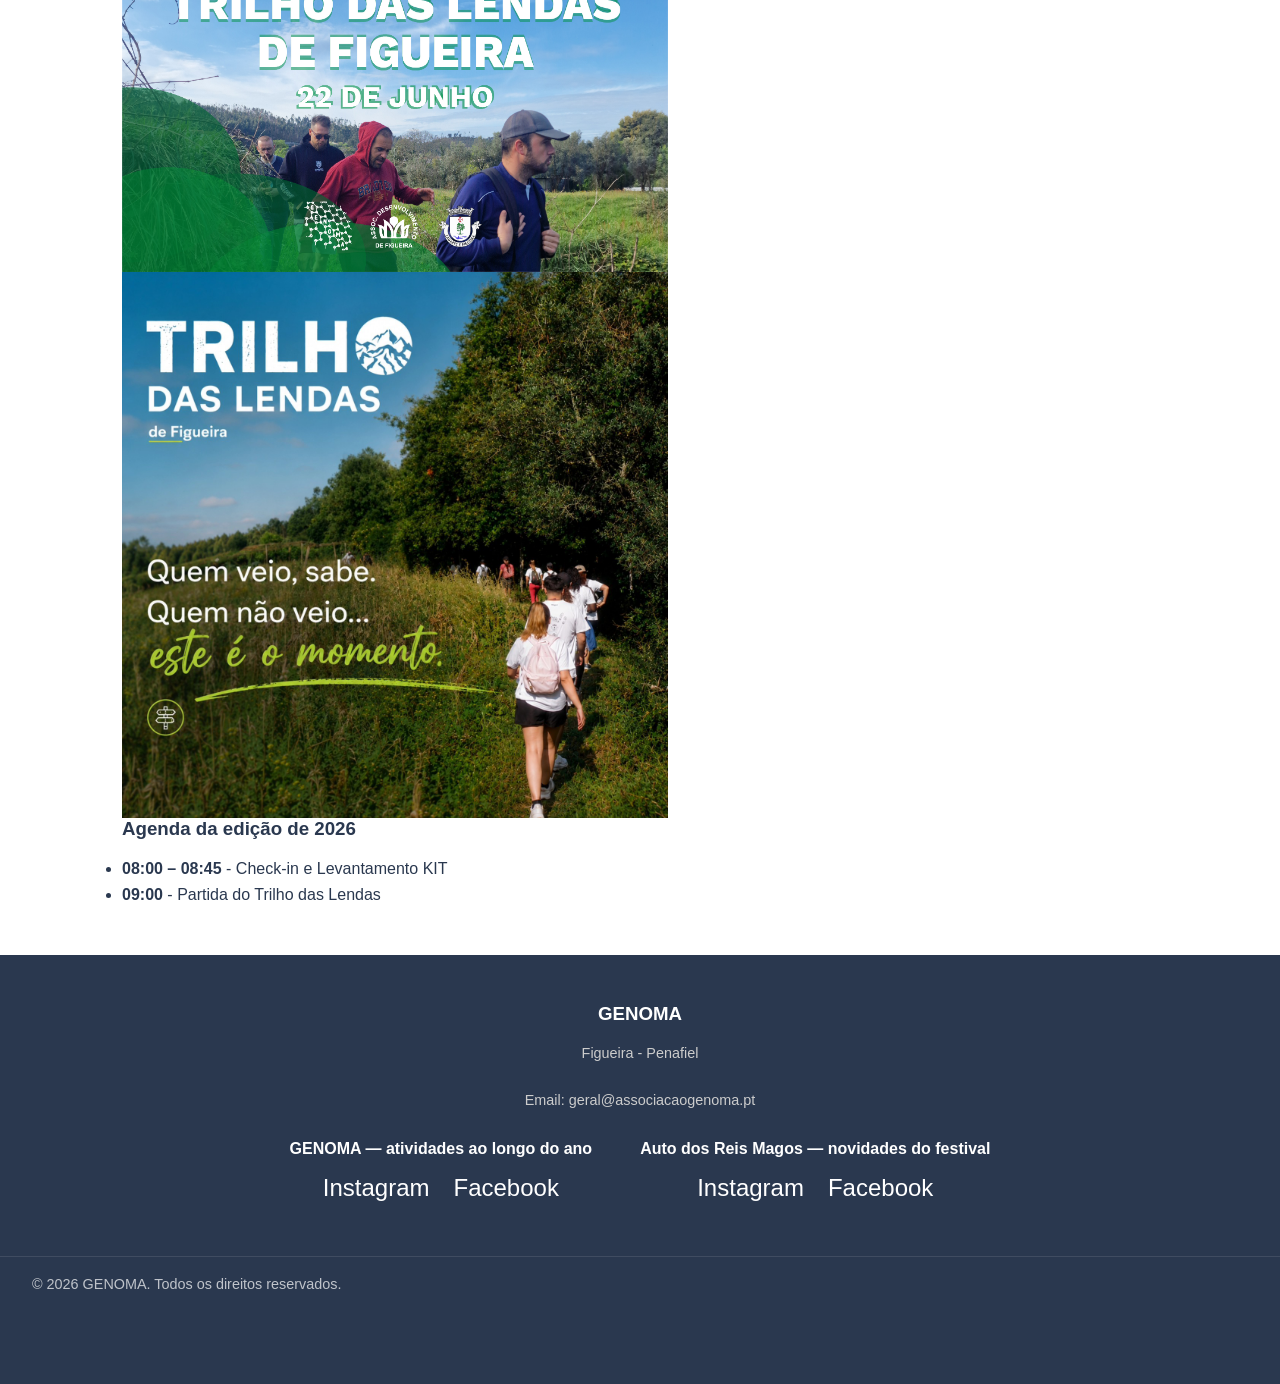
<file: eventos/trilho.html>
<!DOCTYPE html>
<html lang="pt-PT">
<head>
    <meta charset="UTF-8">
    <meta name="viewport" content="width=device-width, initial-scale=1.0">
    
    <title>Trilho das Lendas 2026 | GENOMA</title>
    <meta name="description" content="Recorde o Trilho das Lendas, realizado em Figueira a 7 de junho de 2026: um percurso de 12,4 km entre património natural e cultural.">
    <link rel="canonical" href="https://www.associacaogenoma.pt/eventos/trilho.html">
    <meta property="og:title" content="Trilho das Lendas 2026 | GENOMA">
    <meta property="og:description" content="Recorde o Trilho das Lendas, realizado em Figueira a 7 de junho de 2026: um percurso de 12,4 km entre património natural e cultural.">
    <meta property="og:image" content="https://www.associacaogenoma.pt/img/trilho_lendas3.png">
    <meta property="og:image:alt" content="Paisagem do percurso do Trilho das Lendas em Figueira">
    <meta property="og:url" content="https://www.associacaogenoma.pt/eventos/trilho.html">
    <meta property="og:type" content="website">
    <meta name="twitter:card" content="summary_large_image">
    <meta name="twitter:title" content="Trilho das Lendas 2026 | GENOMA">
    <meta name="twitter:description" content="Recorde o Trilho das Lendas, realizado em Figueira a 7 de junho de 2026: um percurso de 12,4 km entre património natural e cultural.">
    <meta name="twitter:image" content="https://www.associacaogenoma.pt/img/trilho_lendas3.png">
    <meta name="twitter:image:alt" content="Paisagem do percurso do Trilho das Lendas em Figueira">
    
    <style>
        /* --- Reset Básico e Fontes --- */
        :root {
            --cor-fundo-geral: #F9F7F1;
            --cor-primaria: #2A384F;
            --cor-secundaria: #A18C5D;
            --cor-texto: #2A384F;
            --cor-texto-secundario: #A18C5D;
            --cor-branco: #fff;
            --cor-cinza-claro: #f0f0f0;
        }

        * {
            margin: 0;
            padding: 0;
            box-sizing: border-box;
        }

        body {
            font-family: -apple-system, BlinkMacSystemFont, "Segoe UI", Roboto, Helvetica, Arial, sans-serif;
            line-height: 1.6;
            color: var(--cor-texto);
            background-color: var(--cor-fundo-geral);
        }

        /* --- Utilidades --- */
        .container {
            max-width: 1100px;
            margin: 0 auto;
            padding: 0 2rem;
        }

        section {
            padding: 4rem 0;
        }

        h1, h2, h3 {
            margin-bottom: 1rem;
            line-height: 1.2;
            color: var(--cor-primaria);
        }
        
        h2 {
            font-size: 2.5rem;
            text-align: center;
        }
        
        h1 {
            font-size: 3rem;
        }

        p {
            margin-bottom: 1.5rem;
        }

        img {
            max-width: 100%;
            height: auto;
            display: block;
        }

        .btn {
            display: inline-block;
            background-color: var(--cor-secundaria);
            color: var(--cor-branco);
            padding: 0.8rem 1.5rem;
            text-decoration: none;
            border-radius: 5px;
            font-weight: bold;
            transition: background-color 0.3s ease;
        }

        .btn:hover {
            background-color: #8a784d;
        }

        /* --- 1. Cabeçalho e Navegação (IDÊNTICO) --- */
        .navbar {
            background-color: var(--cor-fundo-geral);
            color: var(--cor-primaria);
            padding: 1rem 0;
            position: fixed;
            width: 100%;
            top: 0;
            left: 0;
            z-index: 1000;
            box-shadow: 0 2px 5px rgba(0,0,0,0.05);
        }
        .navbar .container {
            display: flex;
            justify-content: space-between;
            align-items: center;
        }
        .navbar .logo {
            font-size: 1.5rem;
            font-weight: bold;
            text-decoration: none;
            color: var(--cor-primaria);
        }
        .navbar .nav-links {
            list-style: none;
            display: flex;
        }
        .navbar .nav-links li {
            margin-left: 1.5rem;
        }
        .navbar .nav-links a {
            text-decoration: none;
            color: var(--cor-primaria);
            font-weight: 500;
            transition: color 0.3s ease;
        }
        .navbar .nav-links a:hover {
            color: var(--cor-secundaria);
        }
        .burger {
            display: none;
            cursor: pointer;
            flex-direction: column;
            gap: 5px;
            border: 0;
            padding: 0.5rem;
            background: transparent;
        }
        .burger span {
            width: 25px;
            height: 3px;
            background-color: var(--cor-primaria);
            border-radius: 3px;
            transition: all 0.3s ease;
        }

        /* --- Rodapé (IDÊNTICO) --- */
        footer {
            background-color: var(--cor-texto);
            color: #ccc;
            padding: 3rem 0;
            text-align: center;
        }
        footer h3, .social-groups h4 { color: var(--cor-branco); }
        .social-groups {
            display: flex;
            justify-content: center;
            gap: 3rem;
            flex-wrap: wrap;
            margin: 1.5rem 0;
        }
        .social-groups h4 { margin-bottom: 0.5rem; }
        .social-links {
            list-style: none;
            display: flex;
            justify-content: center;
            gap: 1.5rem;
            margin-bottom: 1rem;
        }
        .social-links a {
            color: var(--cor-branco);
            font-size: 1.5rem;
            text-decoration: none;
            transition: color 0.3s ease;
        }
        .social-links a:hover {
            color: var(--cor-secundaria);
        }
        footer p {
            font-size: 0.9rem;
        }
        .bottom-footer-details {
            display: flex;
            justify-content: space-between;
            padding: 1rem 2rem;
            margin-top: 2rem;
            border-top: 1px solid rgba(255,255,255,0.1);
            font-size: 0.8rem;
            color: rgba(255,255,255,0.7);
        }
        .bottom-footer-details span {
            display: inline-block;
            border: 1px solid rgba(255,255,255,0.3);
            border-radius: 5px;
            padding: 0.3rem 0.8rem;
            margin: 0 0.5rem;
        }
        
        /* * ==============================
         * NOVOS ESTILOS - PÁGINA DE EVENTO
         * ==============================
        */

        /* --- Banner do Título do Evento --- */
        .event-header {
            padding-top: 100px; /* Espaço para a navbar fixa */
            padding-bottom: 4rem;
            text-align: left;
            background-color: #e8e4d9; /* Um tom ligeiramente mais escuro do bege */
        }
        
        .event-header h1 {
            color: var(--cor-primaria);
        }
        
        .event-header .data-badge {
            font-size: 1rem;
            font-weight: bold;
            color: var(--cor-texto-secundario);
            margin-top: -1rem;
            display: block;
        }

        /* --- Conteúdo Principal (2 colunas) --- */
        .event-body-content {
            padding: 3rem 0;
            background-color: var(--cor-branco); /* Fundo branco para o conteúdo */
        }
        
        .event-layout {
            display: flex;
            gap: 2.5rem;
        }

        /* Coluna da Esquerda (Principal) */
        .event-main {
            flex: 2; /* Ocupa 2/3 da largura */
        }

        .event-main .event-banner-image {
            width: 100%;
            height: auto;
            border-radius: 8px;
            margin-bottom: 2rem;
        }
        
        .event-main h2 {
            text-align: left;
            font-size: 2rem;
        }

        /* Coluna da Direita (Sidebar) */
        .event-sidebar {
            flex: 1; /* Ocupa 1/3 da largura */
            position: sticky; /* Fica fixa ao fazer scroll */
            top: 100px; /* 60px da navbar + 40px de espaço */
            align-self: flex-start; /* Alinha ao topo */
        }

        .info-box {
            background-color: var(--cor-fundo-geral); /* Fundo bege */
            padding: 1.5rem;
            border-radius: 8px;
            margin-bottom: 1.5rem;
            border: 1px solid #ddd;
        }
        
        .info-box h3 {
            color: var(--cor-primaria);
            border-bottom: 2px solid var(--cor-secundaria);
            padding-bottom: 0.5rem;
            margin-bottom: 1rem;
        }
        
        .info-box ul {
            list-style: none;
            padding-left: 0;
        }
        
        .info-box li {
            margin-bottom: 1rem;
            font-size: 1rem;
            /* Para usar com ícones (ex: FontAwesome) */
            /* display: flex; align-items: center; gap: 10px; */
        }

        .info-box .btn-full {
            width: 100%;
            text-align: center;
            margin-top: 1rem;
        }
        
        /* Placeholder do Mapa */
        .map-placeholder {
            height: 250px;
            background-color: #eee;
            border-radius: 8px;
            display: flex;
            align-items: center;
            justify-content: center;
            color: #777;
            font-style: italic;
        }


        /* --- RESPONSIVIDADE (IDÊNTICA + NOVIDADES) --- */

        @media (max-width: 768px) {
            h1 {
                font-size: 2.5rem;
            }
            h2 {
                font-size: 2rem;
            }

            /* --- Navbar Mobile (IDÊNTICO) --- */
            .navbar .container { padding: 0 1.5rem; }
            .nav-links {
                position: absolute;
                top: 60px;
                left: 0;
                background-color: var(--cor-fundo-geral);
                width: 100%;
                flex-direction: column;
                align-items: center;
                padding: 1rem 0;
                box-shadow: 0 2px 5px rgba(0,0,0,0.1);
                transform: translateY(-120%);
                visibility: hidden;
                transition: transform 0.3s ease-out, visibility 0.3s;
            }
            .nav-links.active {
                transform: translateY(0);
                visibility: visible;
            }
            .nav-links li { margin: 0.5rem 0; }
            .burger { display: flex; }
            .burger.toggle .line1 { transform: rotate(-45deg) translate(-5px, 6px); }
            .burger.toggle .line2 { opacity: 0; }
            .burger.toggle .line3 { transform: rotate(45deg) translate(-5px, -6px); }

            /* --- Rodapé Mobile (IDÊNTICO) --- */
            .bottom-footer-details {
                flex-direction: column;
                align-items: center;
                gap: 1rem;
            }
            
            /* --- NOVIDADE: Layout do Evento Mobile --- */
            .event-layout {
                flex-direction: column; /* Colunas passam a linhas */
            }
            
            .event-sidebar {
                position: static; /* Sidebar deixa de ser fixa */
                top: auto;
                width: 100%;
            }

            .event-header {
                padding-top: 80px;
                text-align: center;
            }
        }

    </style>
    <link rel="stylesheet" href="/css/navigation.css">
</head>
<body>

    <header>
        <nav class="navbar">
            <div class="container">
                <a href="/index.html" class="logo">GENOMA</a>
                <ul class="nav-links" id="primary-navigation">
                    <li><a href="/index.html#inicio">Início</a></li>
                    <li><a href="/index.html#eventos">Eventos</a></li>
                    <li><a href="/index.html#sobre">Sobre Nós</a></li>
                    <li><a href="/index.html#participar">Participe</a></li>
                    <li><a href="/index.html#contactos">Contactos</a></li>
                </ul>
                <button class="burger" type="button" aria-label="Abrir menu" aria-expanded="false" aria-controls="primary-navigation">
                    <span class="line1"></span>
                    <span class="line2"></span>
                    <span class="line3"></span>
                </button>
            </div>
        </nav>
    </header>

    <main>

        <section class="event-header">
            <div class="container">
                <h1>Trilho das Lendas</h1>
                <span class="data-badge">Evento realizado · 7 de junho de 2026</span>
            </div>
        </section>

        <section class="event-body-content">
            <div class="container event-layout">

                <div class="event-main">
                    <img src="../img/trilho_lendas3.png" alt="Paisagem do Trilho das Lendas em Figueira" class="event-banner-image">

                    <h2>Sobre o evento</h2>
                    <p>Realizado a 7 de junho de 2026, o Trilho das Lendas percorreu 12,4 km em Figueira, entre moinhos ancestrais e paisagens locais. A iniciativa convidou os participantes a conhecer o património natural e cultural da freguesia.</p>
                    <div class="eventos-grid" aria-label="Fotografias do Trilho das Lendas">
                        <img src="../img/trilho_lendas1.png" alt="Trilho das Lendas — fotografia 1">
                        <img src="../img/trilho_lendas2.jpg" alt="Trilho das Lendas — fotografia 2">
                        <img src="../img/trilho_lendas3.png" alt="Trilho das Lendas — fotografia 3">
                    </div>

                    <h3>Agenda da edição de 2026</h3>
                    <ul>
                        <li><strong>08:00 – 08:45</strong> - Check-in e Levantamento KIT</li>
                        <li><strong>09:00</strong> - Partida do Trilho das Lendas</li>
                    </ul>
                </div>

                <aside class="event-sidebar">

                    <div class="info-box">
                        <h3>Informações da edição de 2026</h3>
                        <ul>
                            <li><strong>Data:</strong> 7 de Junho, 2026</li>
                            <li><strong>Check-in:</strong> 08:00 – 08:45</li>
                            <li><strong>Partida:</strong> 09:00 em ponto</li>
                            <li><strong>Local:</strong> Largo da Igreja (Figueira)</li>
                            <li><strong>Distância:</strong> 12,4 km</li>
                            <li><strong>Preço:</strong> 10€ (inclui T-shirt, água e fruta – pago no local)</li>
                            <li><strong>Organizador:</strong> GENOMA</li>
                        </ul>
                    </div>
                    
                    <div class="info-box">
                        <h3>Localização</h3>
                        <p>Largo Da Igreja</p>
                        <div class="map-placeholder">
                            <iframe src="https://www.google.com/maps/embed?pb=!1m18!1m12!1m3!1d265.6966272729163!2d-8.34650368403839!3d41.112381160461126!2m3!1f0!2f0!3f0!3m2!1i1024!2i768!4f13.1!3m3!1m2!1s0xd2485268eada4d3%3A0x30ace36a4a92fba1!2sCoreto!5e0!3m2!1spt-PT!2spt!4v1763229506356!5m2!1spt-PT!2spt" width="400" height="250" style="border:0;" allowfullscreen="" loading="lazy" referrerpolicy="no-referrer-when-downgrade"></iframe>
                        </div>
                    </div>

                </aside>

            </div>
        </section>

    </main>

<footer id="contactos">
        <div class="container">
            <h3>GENOMA</h3>
            <p>Figueira - Penafiel</p>
            <p>Email: geral@associacaogenoma.pt</p>
            
            <div class="social-groups">
                <div>
                    <h4>GENOMA — atividades ao longo do ano</h4>
                    <ul class="social-links">
                        <li><a href="https://www.instagram.com/associacao.genoma/" aria-label="Instagram da GENOMA" target="_blank" rel="noopener noreferrer">Instagram</a></li>
                        <li><a href="https://www.facebook.com/profile.php?id=61576109920726" aria-label="Facebook da GENOMA" target="_blank" rel="noopener noreferrer">Facebook</a></li>
                    </ul>
                </div>
                <div>
                    <h4>Auto dos Reis Magos — novidades do festival</h4>
                    <ul class="social-links">
                        <li><a href="https://www.instagram.com/autoreismagos/" aria-label="Instagram do Auto dos Reis Magos" target="_blank" rel="noopener noreferrer">Instagram</a></li>
                        <li><a href="https://www.facebook.com/autodosreismagos" aria-label="Facebook do Auto dos Reis Magos" target="_blank" rel="noopener noreferrer">Facebook</a></li>
                    </ul>
                </div>
            </div>

        </div>
        <div class="bottom-footer-details">
            <p>&copy; 2026 GENOMA. Todos os direitos reservados.</p>
        </div>
    </footer>


    <script src="/js/navigation.js" defer></script>

</body>
</html>
</file>
<file: css/base.css>
/* --- Reset Básico e Fontes --- */
        :root {
            --cor-fundo-geral: #F9F7F1; /* Bege claro da imagem */
            --cor-primaria: #2A384F; /* Azul escuro/cinza azulado da imagem */
            --cor-secundaria: #A18C5D; /* Castanho/dourado da imagem para destaques */
            --cor-texto: #2A384F; /* Texto principal azul escuro */
            --cor-texto-secundario: #A18C5D; /* Castanho/dourado para texto secundário */
            --cor-branco: #fff;
            --cor-cinza-claro: #f0f0f0;
        }

        * {
            margin: 0;
            padding: 0;
            box-sizing: border-box;
        }

        body {
            font-family: -apple-system, BlinkMacSystemFont, "Segoe UI", Roboto, Helvetica, Arial, sans-serif;
            line-height: 1.6;
            color: var(--cor-texto);
            background-color: var(--cor-fundo-geral); /* Fundo geral bege */
        }

        /* --- Utilidades --- */
        .container {
            max-width: 1100px;
            margin: 0 auto;
            padding: 0 2rem;
        }

        section {
            padding: 4rem 0;
            scroll-margin-top: 80px;
        }

        footer[id] {
            scroll-margin-top: 80px;
        }

        h1, h2, h3 {
            margin-bottom: 1rem;
            line-height: 1.2;
            color: var(--cor-primaria); /* Títulos em azul escuro */
        }
        
        h2 {
            font-size: 2.5rem;
            text-align: center;
        }

        p {
            margin-bottom: 1rem;
        }

        img {
            max-width: 100%;
            height: auto;
            display: block;
        }

        .btn {
            display: inline-block;
            background-color: var(--cor-secundaria); /* Botões em castanho/dourado */
            color: var(--cor-branco);
            padding: 0.8rem 1.5rem;
            text-decoration: none;
            border-radius: 5px;
            font-weight: bold;
            transition: background-color 0.3s ease;
        }

        .btn:hover {
            background-color: #8a784d; /* Tom ligeiramente mais escuro do castanho */
        }

        /* --- 1. Cabeçalho e Navegação --- */
        .navbar {
            background-color: var(--cor-fundo-geral); /* Navbar com fundo bege */
            color: var(--cor-primaria);
            padding: 1rem 0;
            position: fixed;
            width: 100%;
            top: 0;
            left: 0;
            z-index: 1000;
            box-shadow: 0 2px 5px rgba(0,0,0,0.05); /* Sombra mais subtil */
        }

        .navbar .container {
            display: flex;
            justify-content: space-between;
            align-items: center;
        }

        .navbar .logo {
            font-size: 1.5rem;
            font-weight: bold;
            text-decoration: none;
            color: var(--cor-primaria);
        }

        .navbar .nav-links {
            list-style: none;
            display: flex;
        }

        .navbar .nav-links li {
            margin-left: 1.5rem;
        }

        .navbar .nav-links a {
            text-decoration: none;
            color: var(--cor-primaria);
            font-weight: 500;
            transition: color 0.3s ease;
        }

        .navbar .nav-links a:hover {
            color: var(--cor-secundaria);
        }

        /* --- Menu Hambúrguer (Mobile) --- */
        .burger {
            display: none;
            cursor: pointer;
            flex-direction: column;
            gap: 5px;
            border: 0;
            padding: 0.5rem;
            background: transparent;
        }

        .burger span {
            width: 25px;
            height: 3px;
            background-color: var(--cor-primaria);
            border-radius: 3px;
            transition: all 0.3s ease;
        }
</file>
<file: css/home.css>
/* --- 2. Secção Hero (Destaque) --- */
        .hero {
            display: flex;
            flex-direction: column;
            justify-content: center;
            align-items: flex-start;
            text-align: left;
            height: 80vh;
            min-height: 520px;
            margin-top: 60px;
            color: var(--cor-branco);
            background:
                linear-gradient(90deg, rgba(12, 10, 9, 0.88) 0%, rgba(12, 10, 9, 0.62) 48%, rgba(12, 10, 9, 0.22) 100%),
                url("../img/hero-auto-reis-2027.jpg") center 38% / cover no-repeat;
        }

        .hero .container {
            width: 100%;
            max-width: 1200px;
        }

        .hero-conteudo {
            max-width: 620px;
        }

        .hero h1 {
            font-size: 3.5rem;
            margin-bottom: 0.5rem;
            color: var(--cor-branco);
            text-shadow: 0 2px 14px rgba(0,0,0,0.45);
        }

        .hero p {
            font-size: 1.3rem;
            margin-bottom: 2rem;
            color: var(--cor-branco);
            text-shadow: 0 2px 10px rgba(0,0,0,0.45);
        }

        .hero .badge {
            display: inline-block;
            background-color: var(--cor-secundaria); /* Cor do badge "GENOMA" */
            color: var(--cor-branco);
            padding: 0.5rem 1rem;
            border-radius: 20px;
            font-size: 0.9rem;
            font-weight: bold;
            margin-bottom: 1rem;
        }

        .hero .sub-titulo-data {
            color: var(--cor-branco);
            font-size: 1.2rem;
            font-weight: 700;
            text-shadow: 0 2px 10px rgba(0,0,0,0.8);
            margin-top: -1rem;
            margin-bottom: 2rem;
        }

        /* --- 3. Secção Sobre Nós --- */
        #sobre {
            background-color: var(--cor-branco); /* Fundo branco para contraste */
            color: var(--cor-texto);
        }
        #sobre .container {
            display: flex;
            gap: 2rem;
            align-items: center;
        }
        #sobre .sobre-texto, #sobre .sobre-img {
            flex: 1;
        }
        #sobre .sobre-img img {
            border-radius: 10px;
            box-shadow: 0 4px 10px rgba(0,0,0,0.08);
        }

        /* --- 4. Secção Próximos Eventos --- */
        #eventos {
            background-color: var(--cor-fundo-geral); /* Fundo bege */
        }

        #eventos h2 {
            margin-bottom: 2rem;
        }

        #eventos h3.section-label {
            font-size: 1.5rem;
            margin: 2.5rem 0 0;
        }

        #eventos-anteriores .past-events {
            margin-top: 3rem;
            padding-top: 2rem;
            border-top: 1px solid rgba(42, 56, 79, 0.18);
        }

        #eventos-anteriores .past-events .card-evento {
            opacity: 0.88;
        }

        .eventos-grid {
            display: grid;
            grid-template-columns: repeat(auto-fit, minmax(300px, 1fr));
            gap: 2rem;
            margin-top: 2rem;
        }

        .card-evento {
            background-color: var(--cor-branco); /* Cartões brancos */
            border-radius: 8px;
            box-shadow: 0 4px 8px rgba(0,0,0,0.08);
            overflow: hidden;
            display: flex;
            flex-direction: column;
            transition: transform 0.3s ease, box-shadow 0.3s ease;
        }

        .card-evento:hover {
            transform: translateY(-5px);
            box-shadow: 0 6px 12px rgba(0,0,0,0.12);
        }

        .card-evento img {
            width: 100%;
            height: 200px;
            object-fit: cover;
        }

        .card-evento-conteudo {
            padding: 1.5rem;
            flex-grow: 1;
        }

        .card-evento-data {
            font-size: 0.9rem;
            color: var(--cor-secundaria); /* Data em castanho/dourado */
            font-weight: bold;
            margin-bottom: 0.5rem;
        }

        .card-evento-conteudo h3 {
            font-size: 1.3rem;
            color: var(--cor-primaria); /* Título do evento em azul escuro */
        }

        .card-evento-footer {
            padding: 0 1.5rem 1.5rem;
        }

        /* Participation pathways */
        .participation-section {
            padding: 3rem 0;
            background: var(--cor-primaria);
            color: var(--cor-branco);
            text-align: center;
        }

        .participation-section h2 {
            color: var(--cor-branco);
            margin-bottom: 1.5rem;
        }

        .participation-options {
            display: grid;
            grid-template-columns: repeat(3, minmax(0, 1fr));
            gap: 1.25rem;
            text-align: left;
        }

        .participation-card {
            display: flex;
            flex-direction: column;
            align-items: flex-start;
            padding: 1.5rem;
            border-radius: 8px;
            background: var(--cor-branco);
            color: var(--cor-texto);
        }

        .participation-card h3 {
            font-size: 1.25rem;
        }

        .participation-card p {
            flex-grow: 1;
            margin-bottom: 1.25rem;
        }

        .participation-contact {
            margin: 1.25rem 0 0;
        }

        .participation-contact a {
            color: var(--cor-branco);
        }

        /* --- 6. Rodapé --- */
        footer {
            background-color: var(--cor-texto); /* Rodapé em azul escuro */
            color: #ccc;
            padding: 3rem 0;
            text-align: center;
        }

        footer .container > h3 {
            color: #fff;
        }

        .social-groups {
            display: flex;
            justify-content: center;
            gap: 3rem;
            flex-wrap: wrap;
            margin: 1.5rem 0;
        }

        .social-groups h4 {
            color: var(--cor-branco);
            margin-bottom: 0.5rem;
        }

        .social-links {
            list-style: none;
            display: flex;
            justify-content: center;
            gap: 1.5rem;
            margin-bottom: 1rem;
        }
        
        .social-links a {
            color: var(--cor-branco); /* Ícones sociais em branco */
            font-size: 1.5rem;
            text-decoration: none;
            transition: color 0.3s ease;
        }

        .social-links a:hover {
            color: var(--cor-secundaria);
        }

        footer p {
            font-size: 0.9rem;
        }

        /* --- Elementos de Rodapé Inferior (Confidential, Copyright) --- */
        .bottom-footer-details {
            display: flex;
            justify-content: space-between;
            padding: 1rem 2rem;
            margin-top: 2rem;
            border-top: 1px solid rgba(255,255,255,0.1); /* Linha divisória */
            font-size: 0.8rem;
            color: rgba(255,255,255,0.7);
        }

        .bottom-footer-details span {
            display: inline-block;
            border: 1px solid rgba(255,255,255,0.3);
            border-radius: 5px;
            padding: 0.3rem 0.8rem;
            margin: 0 0.5rem;
        }
</file>
<file: css/responsive.css>
/* --- RESPONSIVIDADE (Media Queries) --- */

        @media (max-width: 768px) {
            section {
                padding: 2.5rem 0;
            }

            .container {
                padding: 0 1.25rem;
            }

            .eventos-grid {
                gap: 1.25rem;
                margin-top: 1.25rem;
            }

            h2 {
                font-size: 2rem;
            }

            .hero {
                align-items: center;
                text-align: center;
                height: auto;
                min-height: 540px;
                background:
                    linear-gradient(rgba(12, 10, 9, 0.6), rgba(12, 10, 9, 0.78)),
                    url("../img/hero-auto-reis-2027.jpg") center 38% / cover no-repeat;
            }
            .hero .container {
                padding: 0 1.5rem;
            }
            .hero-conteudo {
                max-width: 100%;
            }

            .hero h1 {
                font-size: 2.5rem;
            }
            .hero p {
                font-size: 1.1rem;
            }

            /* --- Navbar Mobile --- */
            .navbar .container {
                padding: 0 1.5rem;
            }

            .nav-links {
                position: absolute;
                top: 60px;
                left: 0;
                background-color: var(--cor-fundo-geral); /* Fundo bege */
                width: 100%;
                flex-direction: column;
                align-items: center;
                padding: 1rem 0;
                box-shadow: 0 2px 5px rgba(0,0,0,0.1);
                
                transform: translateY(-120%);
                visibility: hidden;
                transition: transform 0.3s ease-out, visibility 0.3s;
            }

            .nav-links.active {
                transform: translateY(0);
                visibility: visible;
            }

            .nav-links li {
                margin: 0.5rem 0;
            }

            .burger {
                display: flex;
            }

            .burger.toggle .line1 {
                transform: rotate(-45deg) translate(-5px, 6px);
            }
            .burger.toggle .line2 {
                opacity: 0;
            }
            .burger.toggle .line3 {
                transform: rotate(45deg) translate(-5px, -6px);
            }

            /* --- Outras Secções --- */
            #sobre .container {
                flex-direction: column;
            }
            #sobre .sobre-img {
                margin-top: 1rem;
            }

            .eventos-grid {
                grid-template-columns: 1fr;
            }

            .participation-section {
                padding: 2.5rem 0;
            }

            .participation-options {
                grid-template-columns: 1fr;
                gap: 0.9rem;
            }

            .participation-card {
                text-align: center;
                align-items: center;
                padding: 1.25rem;
            }

            .bottom-footer-details {
                flex-direction: column;
                align-items: center;
                gap: 1rem;
            }
        }
</file>
<file: css/navigation.css>
/* Shared site navigation */
.navbar {
    background: var(--cor-fundo-geral);
    color: var(--cor-primaria);
    padding: 1rem 0;
    position: fixed;
    inset: 0 0 auto;
    width: 100%;
    z-index: 1000;
    box-shadow: 0 2px 5px rgba(0, 0, 0, 0.05);
}

.navbar .container {
    display: flex;
    justify-content: space-between;
    align-items: center;
}

.navbar .logo {
    color: var(--cor-primaria);
    font-size: 1.5rem;
    font-weight: 700;
    text-decoration: none;
}

.navbar .nav-links {
    display: flex;
    list-style: none;
}

.navbar .nav-links li {
    margin-left: 1.5rem;
}

.navbar .nav-links a {
    color: var(--cor-primaria);
    font-weight: 500;
    text-decoration: none;
}

.navbar .nav-links a:hover,
.navbar .nav-links a:focus-visible {
    color: var(--cor-secundaria);
}

.navbar .burger {
    display: none;
    cursor: pointer;
    flex-direction: column;
    gap: 5px;
    border: 0;
    padding: 0.5rem;
    background: transparent;
}

.navbar .burger span {
    width: 25px;
    height: 3px;
    border-radius: 3px;
    background: var(--cor-primaria);
    transition: all 0.3s ease;
}

@media (max-width: 768px) {
    .navbar .container {
        padding: 0 1.5rem;
    }

    .navbar .nav-links {
        position: absolute;
        top: 60px;
        left: 0;
        width: 100%;
        padding: 1rem 0;
        flex-direction: column;
        align-items: center;
        background: var(--cor-fundo-geral);
        box-shadow: 0 2px 5px rgba(0, 0, 0, 0.1);
        transform: translateY(-120%);
        visibility: hidden;
        transition: transform 0.3s ease-out, visibility 0.3s;
    }

    .navbar .nav-links.active {
        transform: translateY(0);
        visibility: visible;
    }

    .navbar .nav-links li {
        margin: 0.5rem 0;
    }

    .navbar .burger {
        display: flex;
    }

    .navbar .burger.toggle .line1 {
        transform: rotate(-45deg) translate(-5px, 6px);
    }

    .navbar .burger.toggle .line2 {
        opacity: 0;
    }

    .navbar .burger.toggle .line3 {
        transform: rotate(45deg) translate(-5px, -6px);
    }
}
</file>
